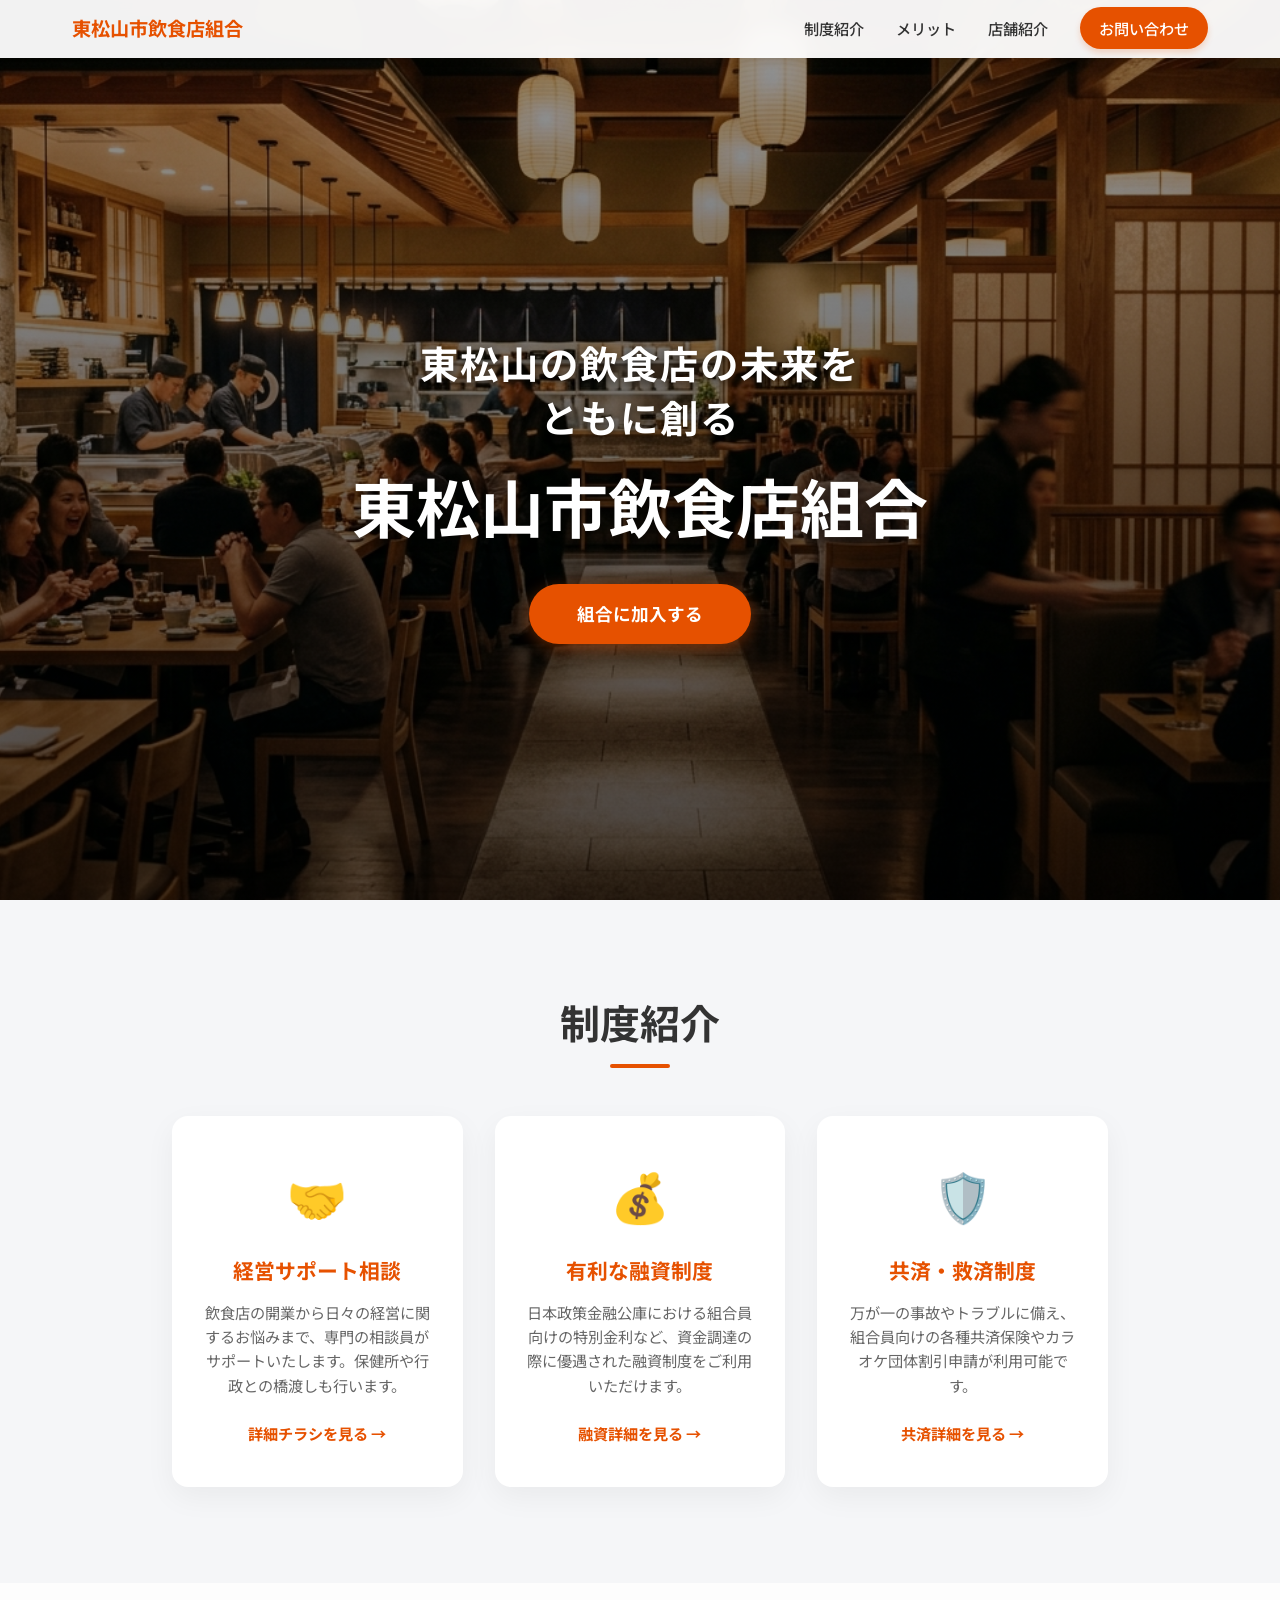
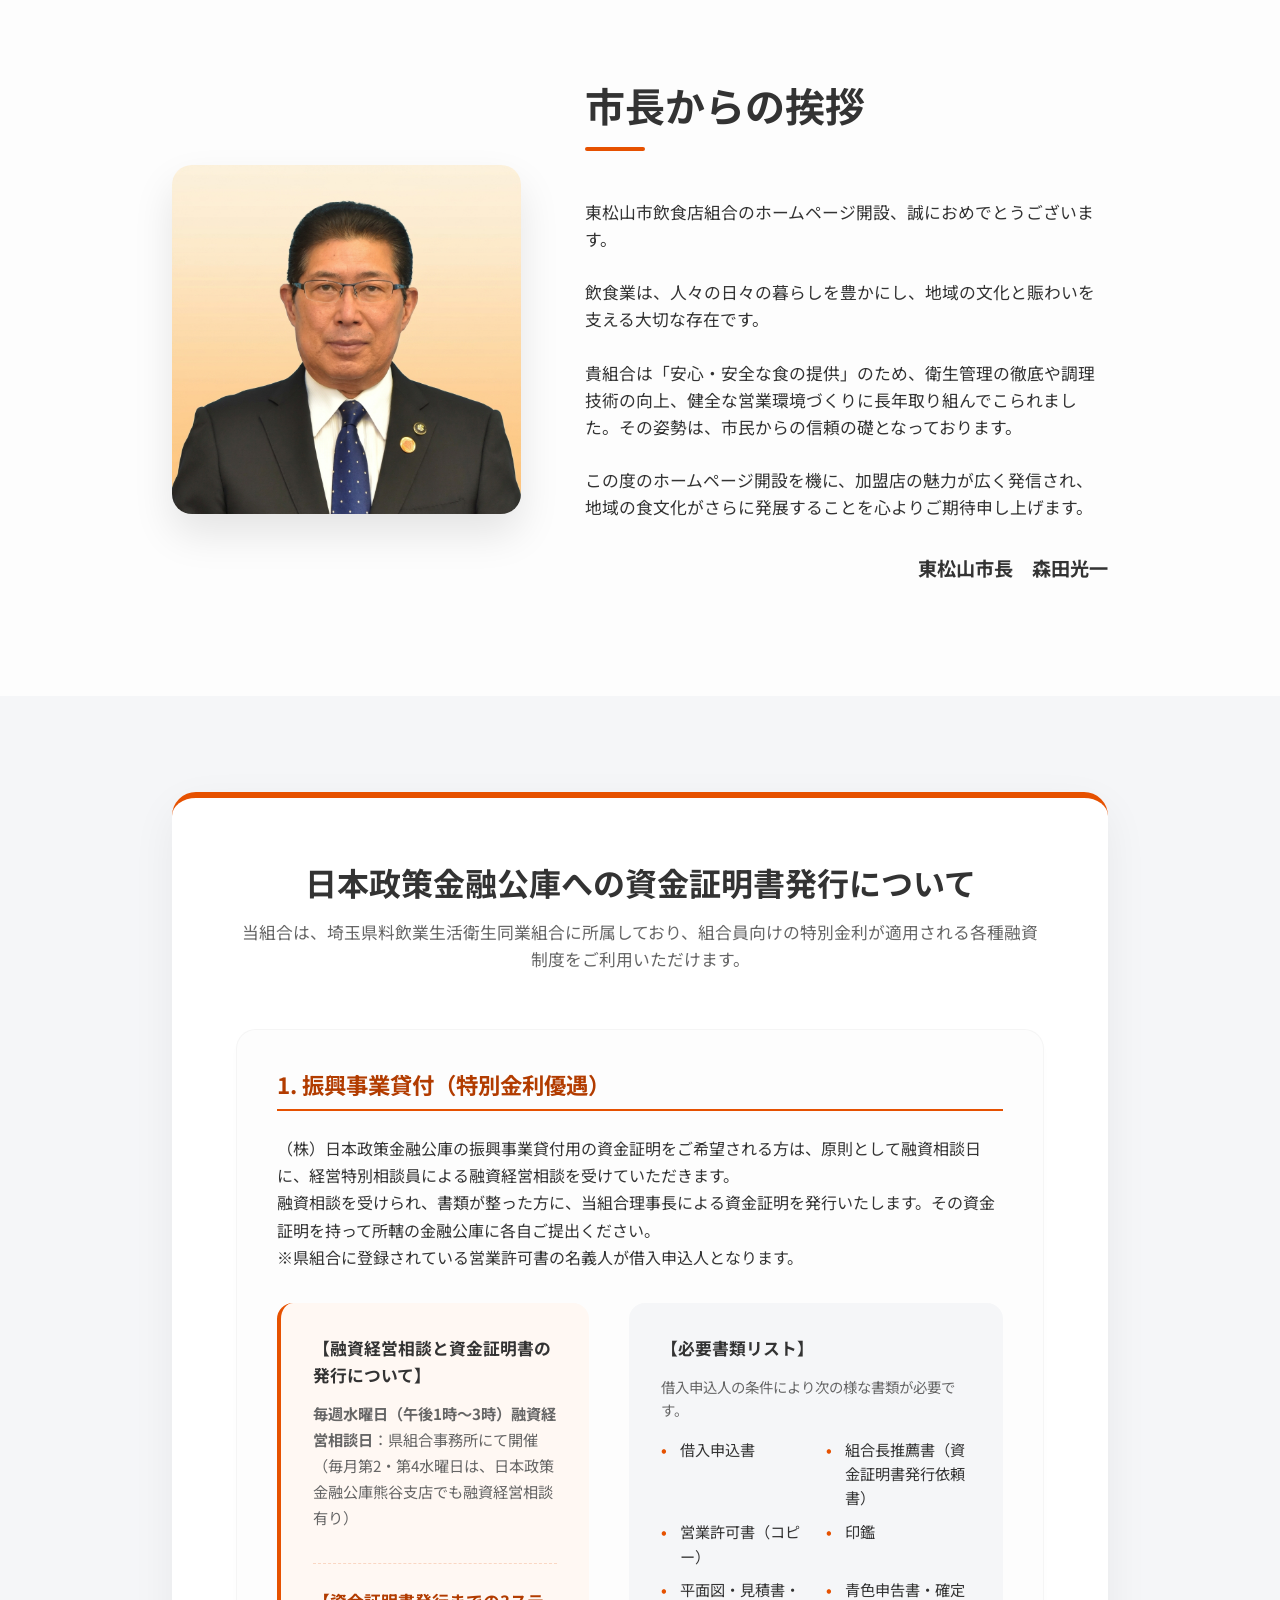
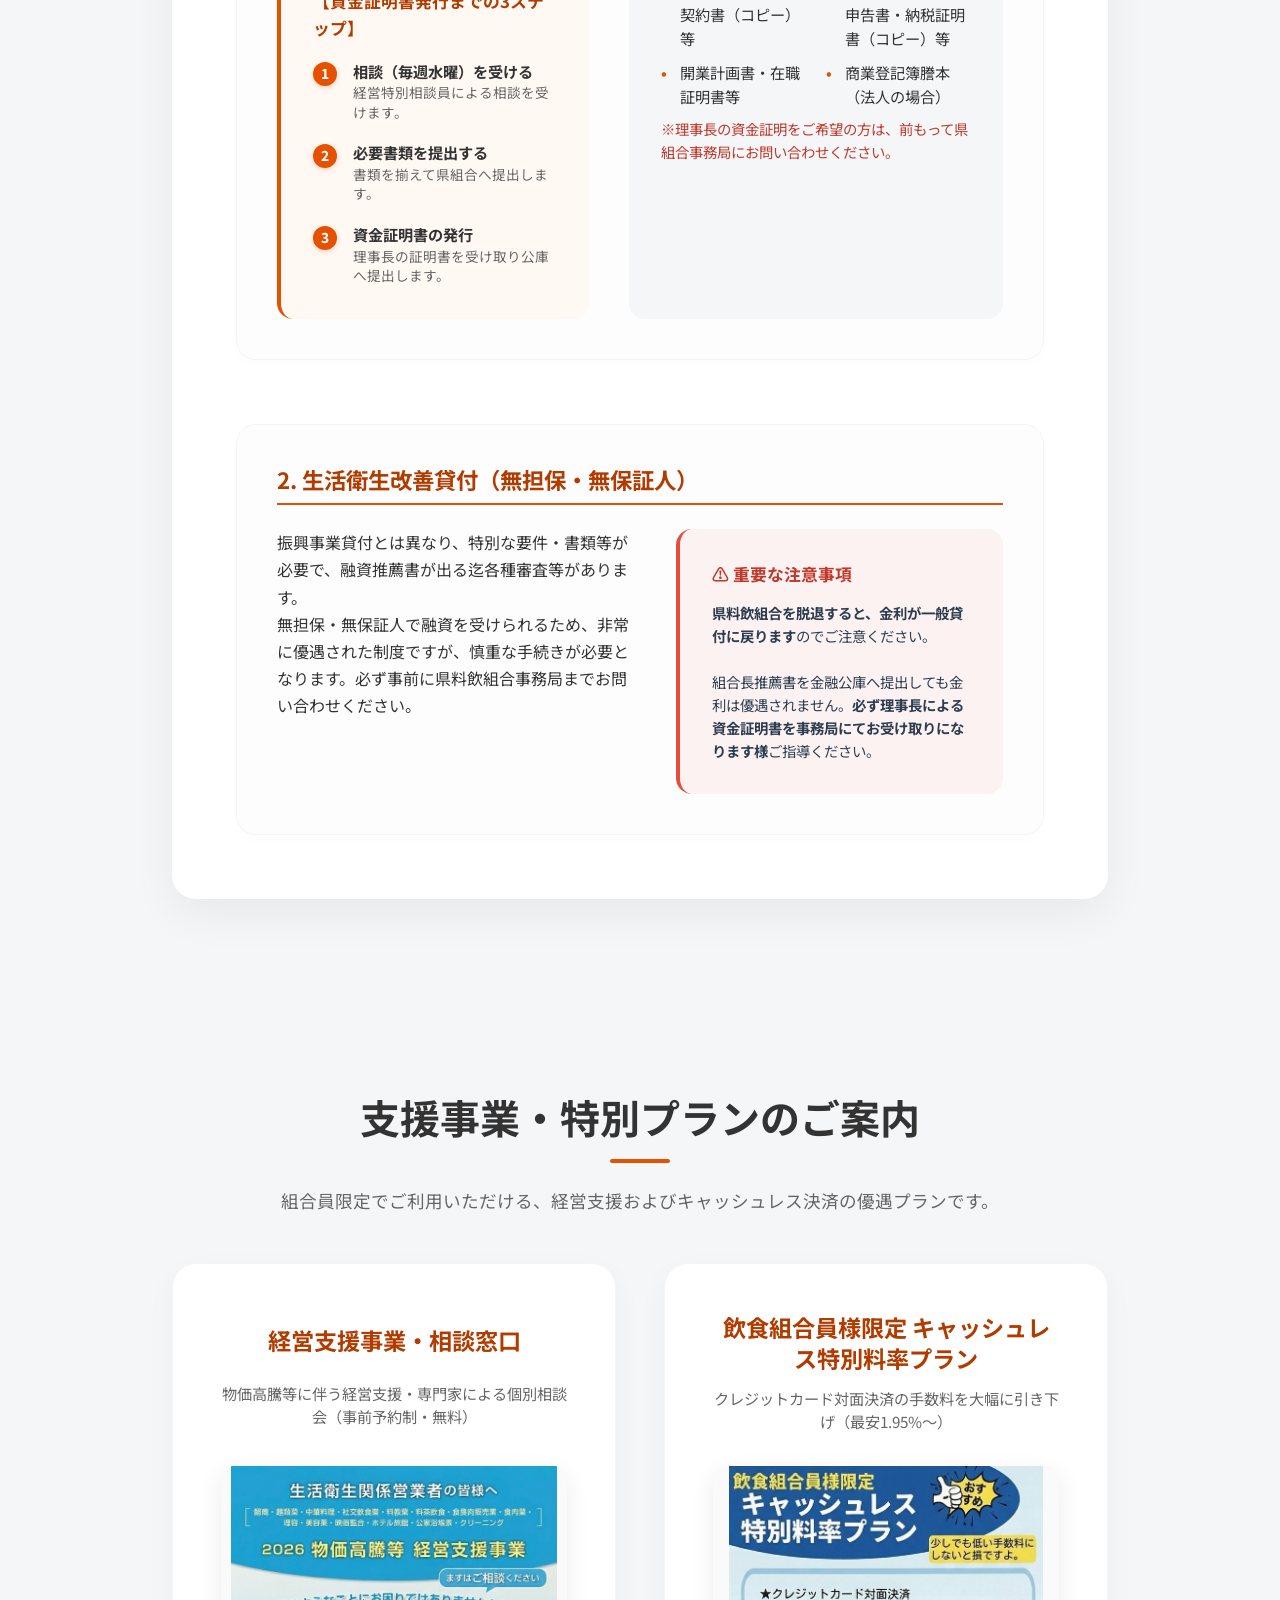
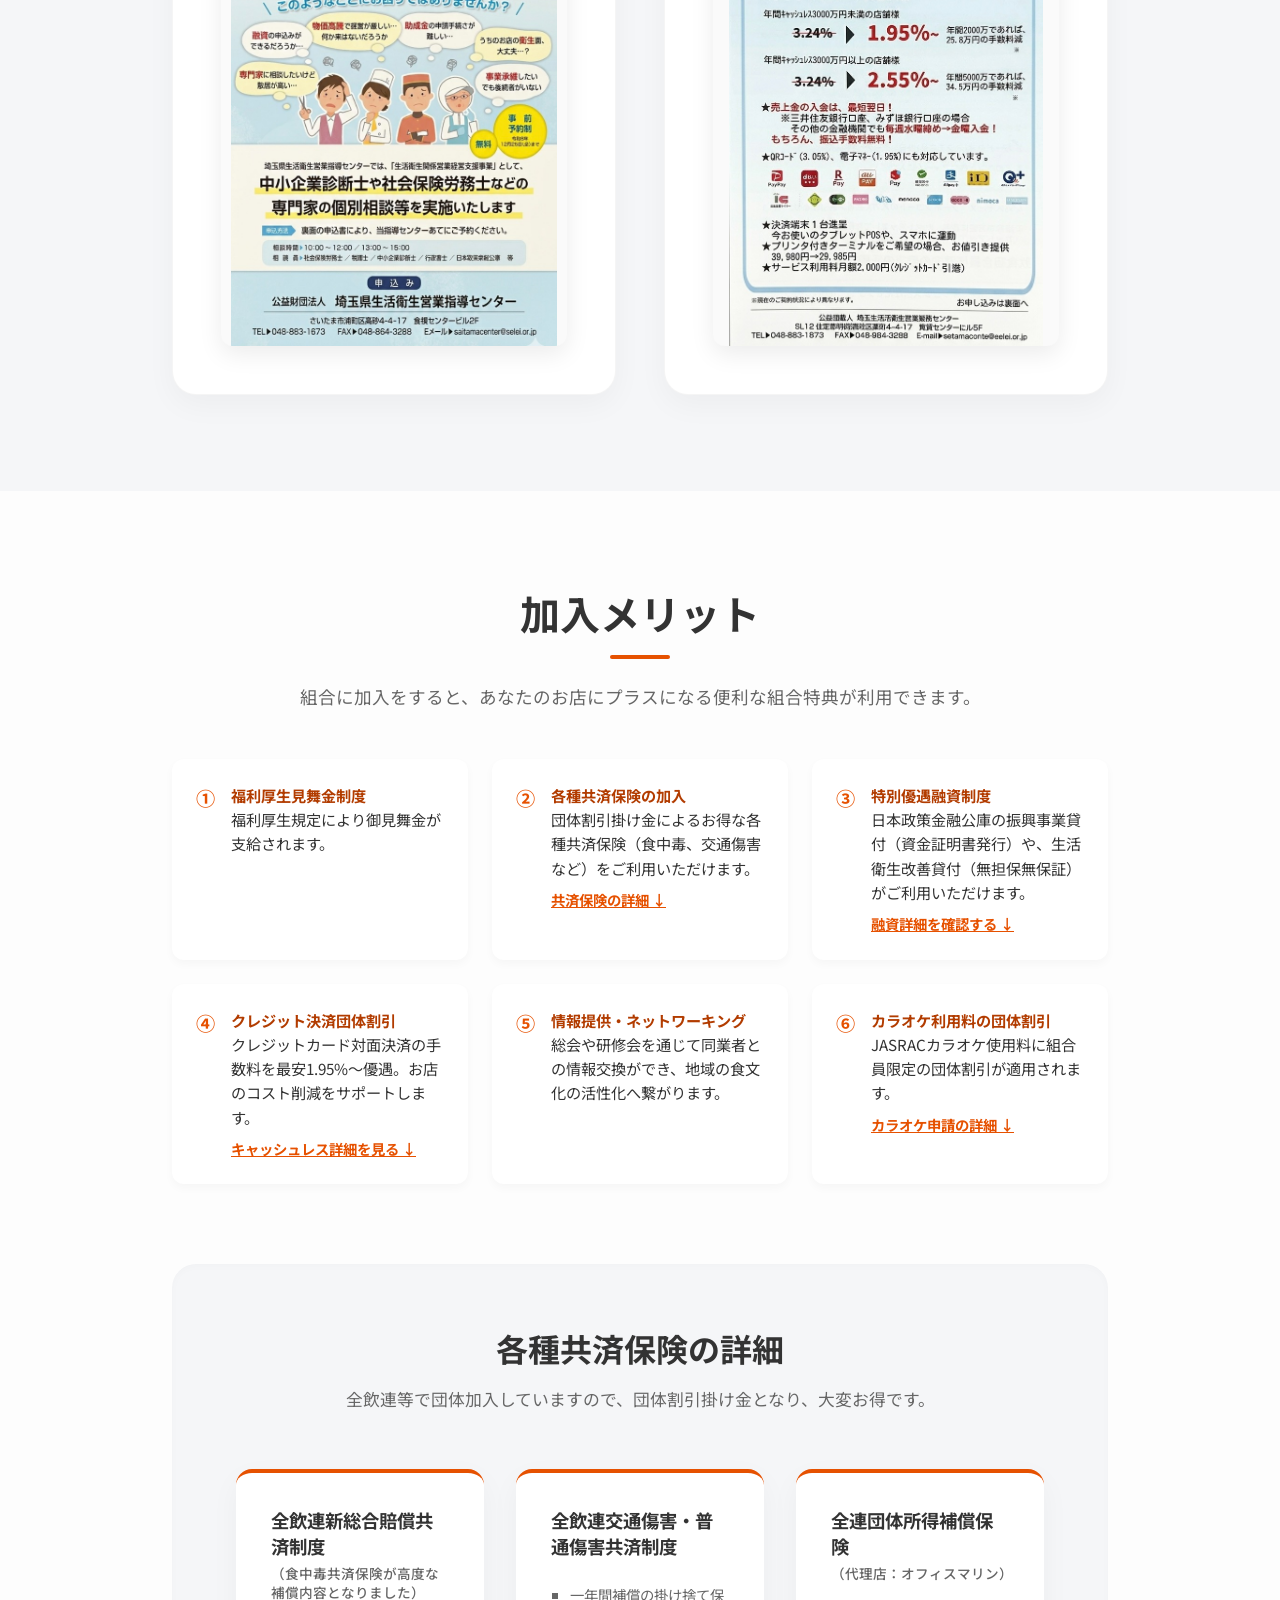
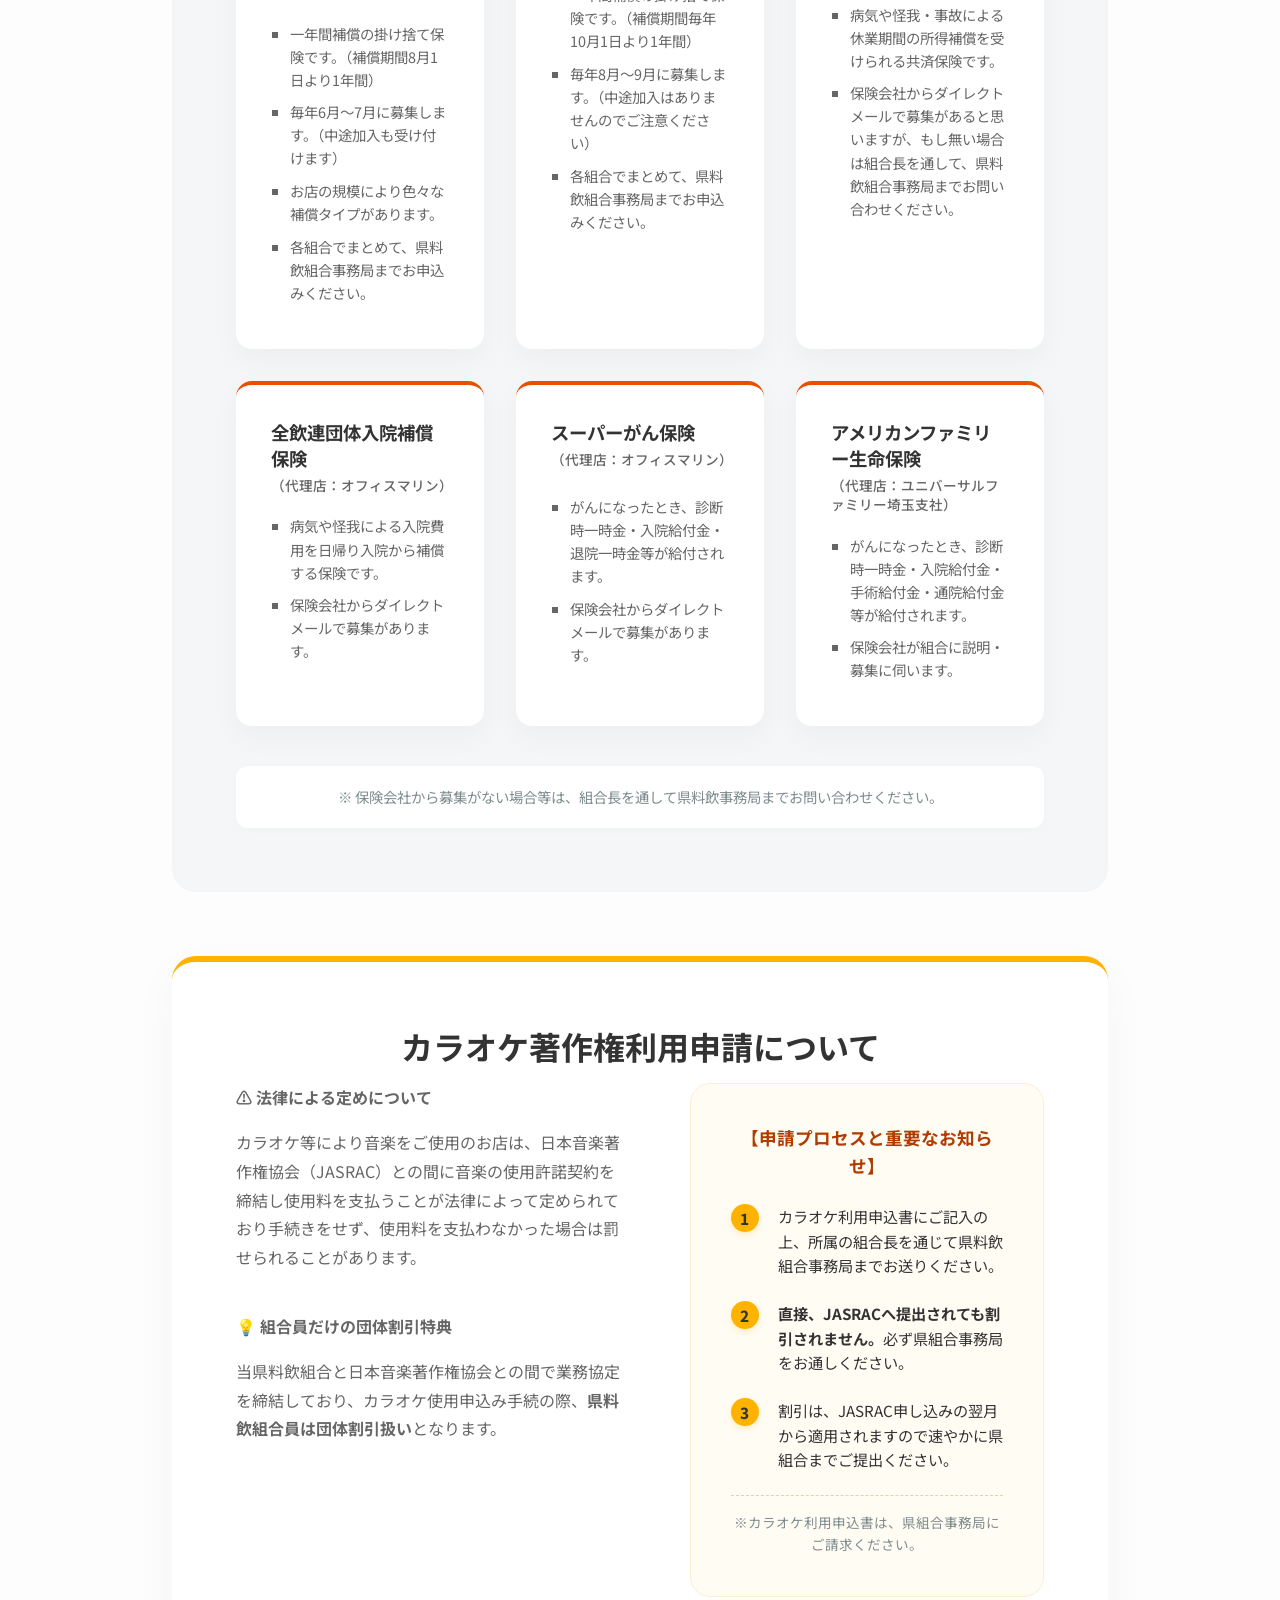
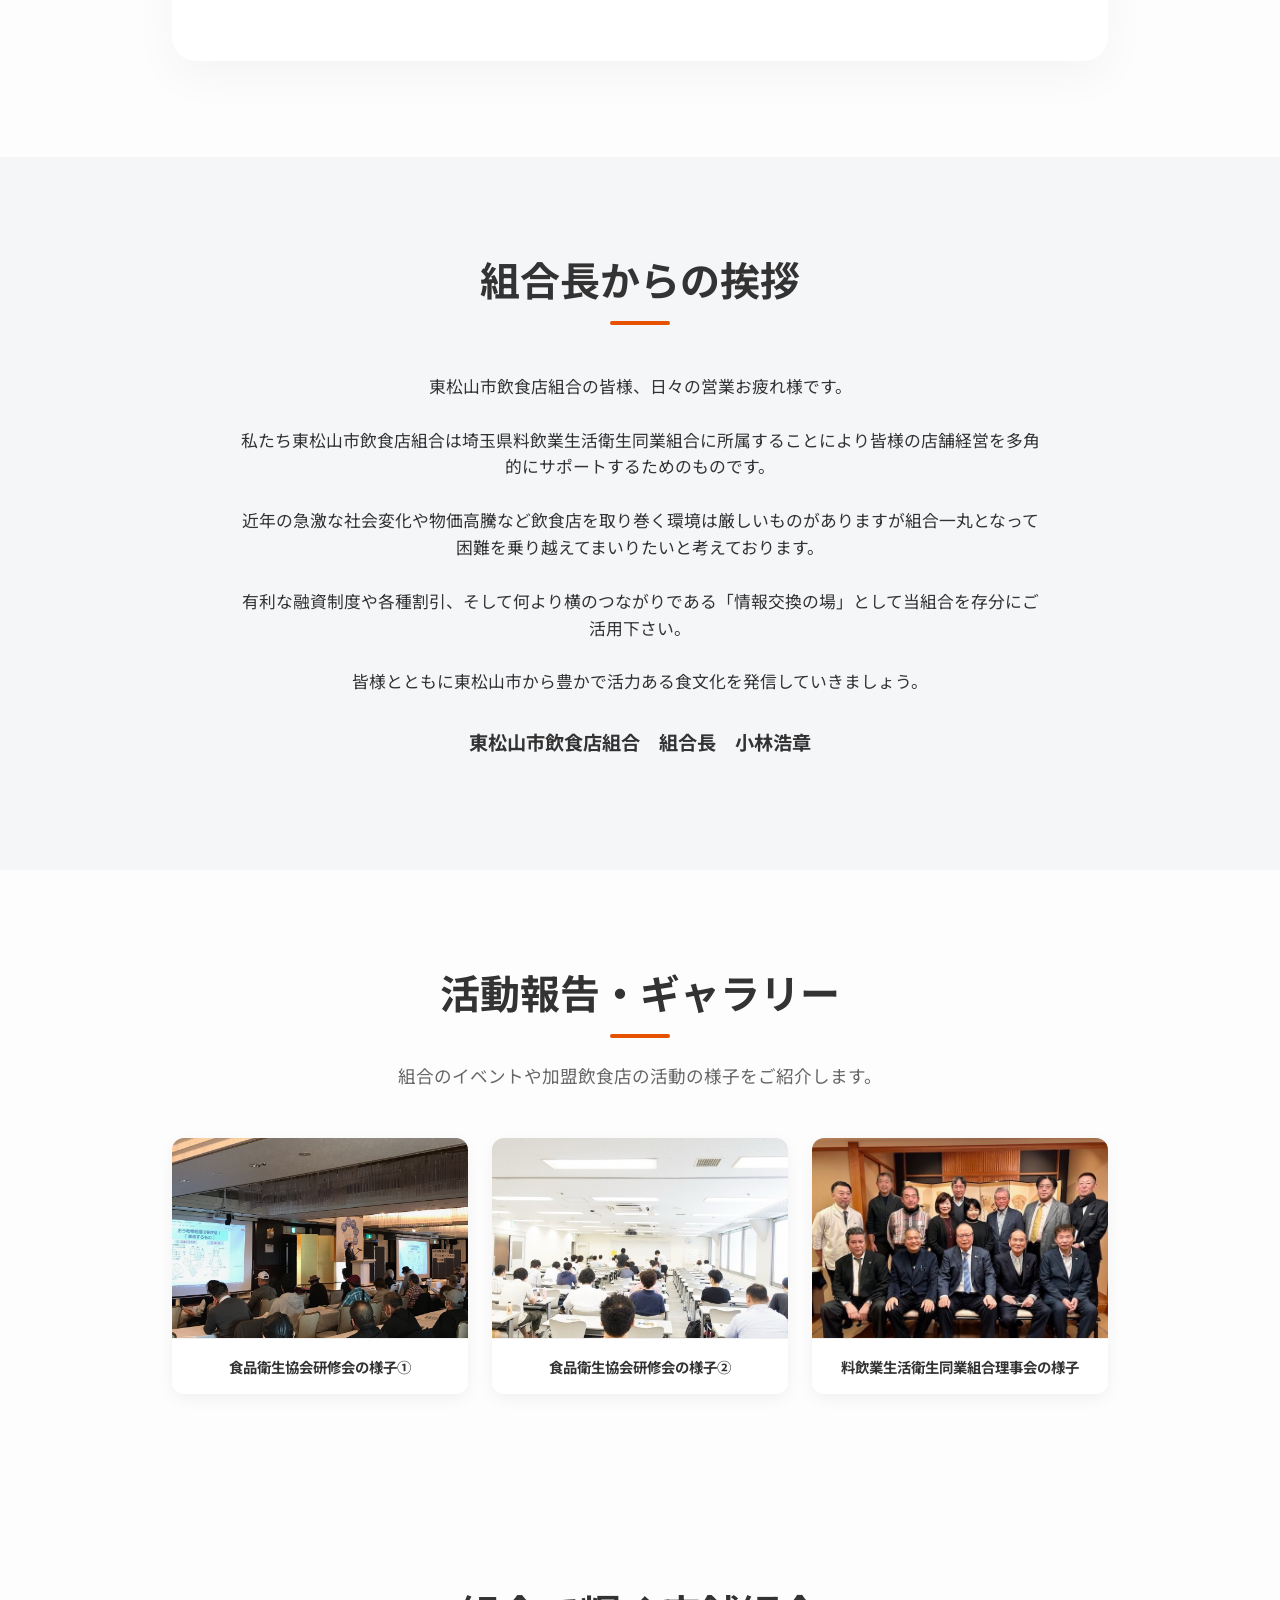
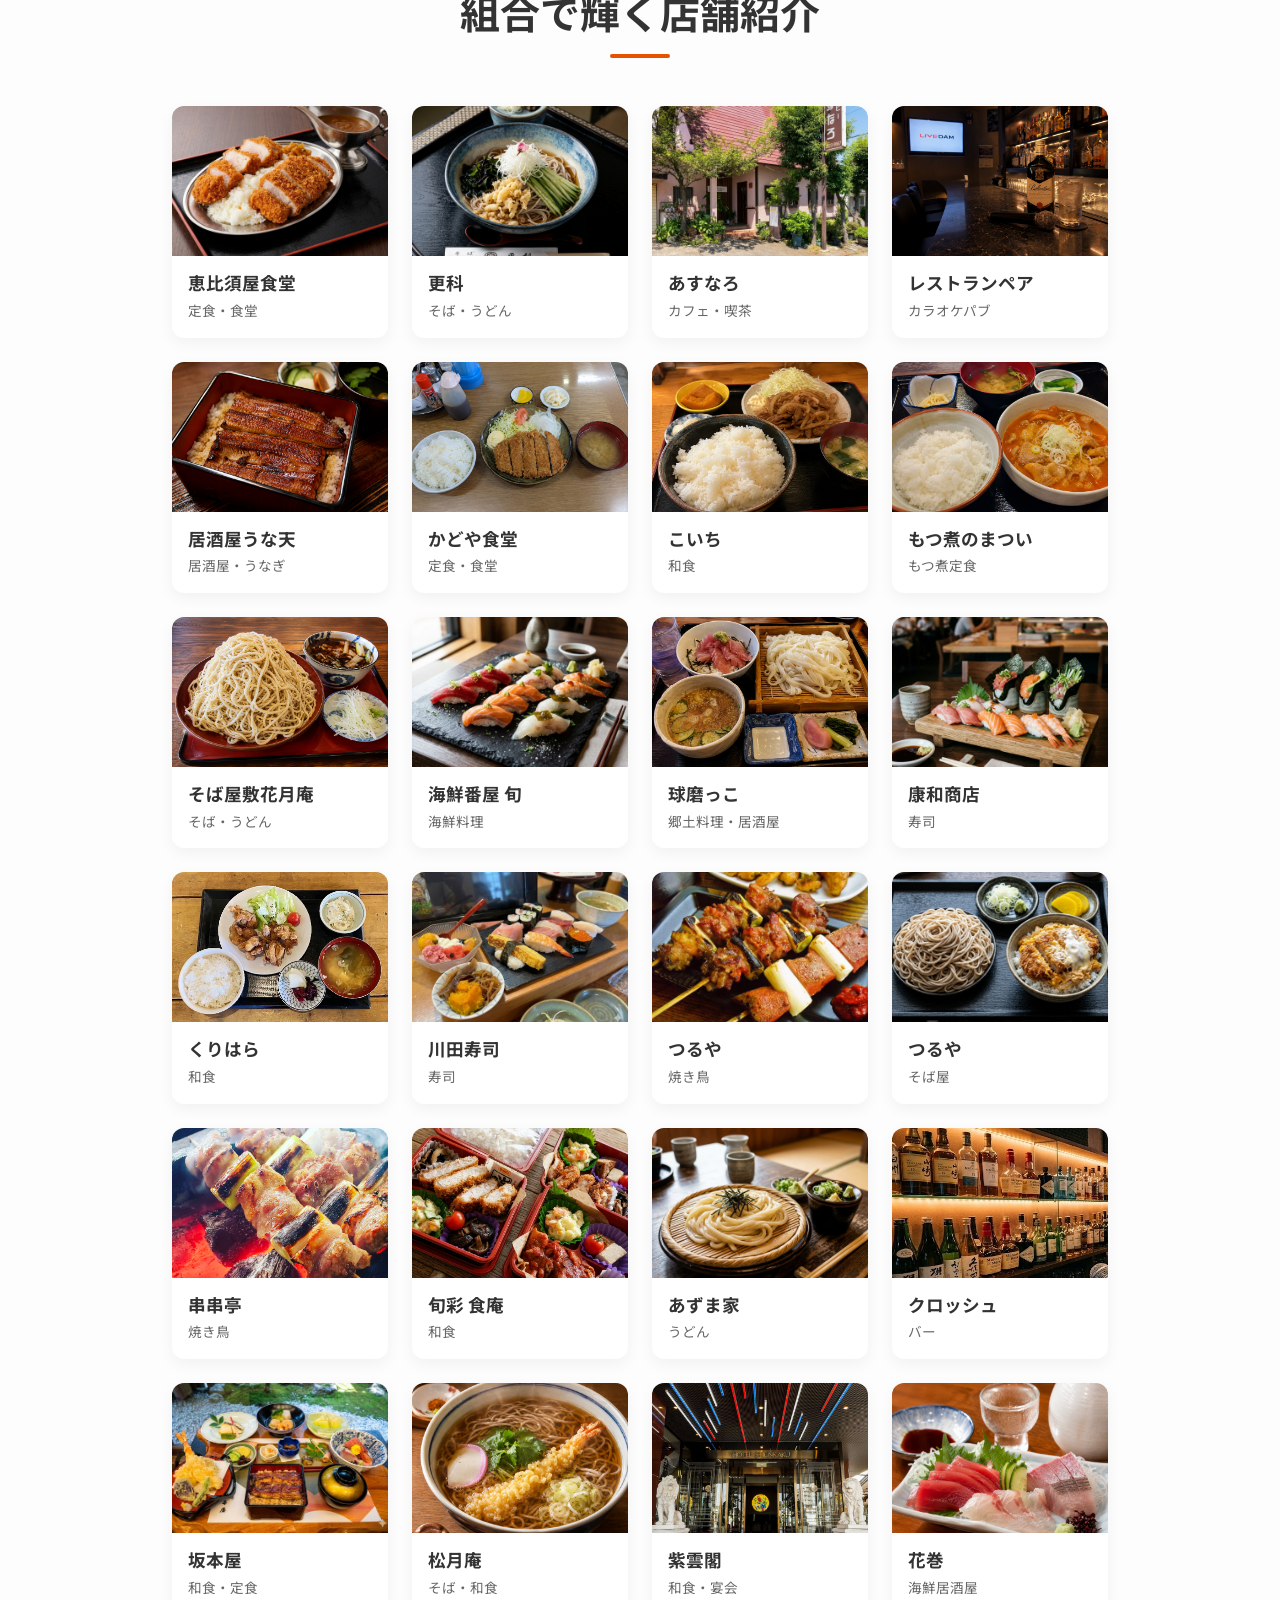
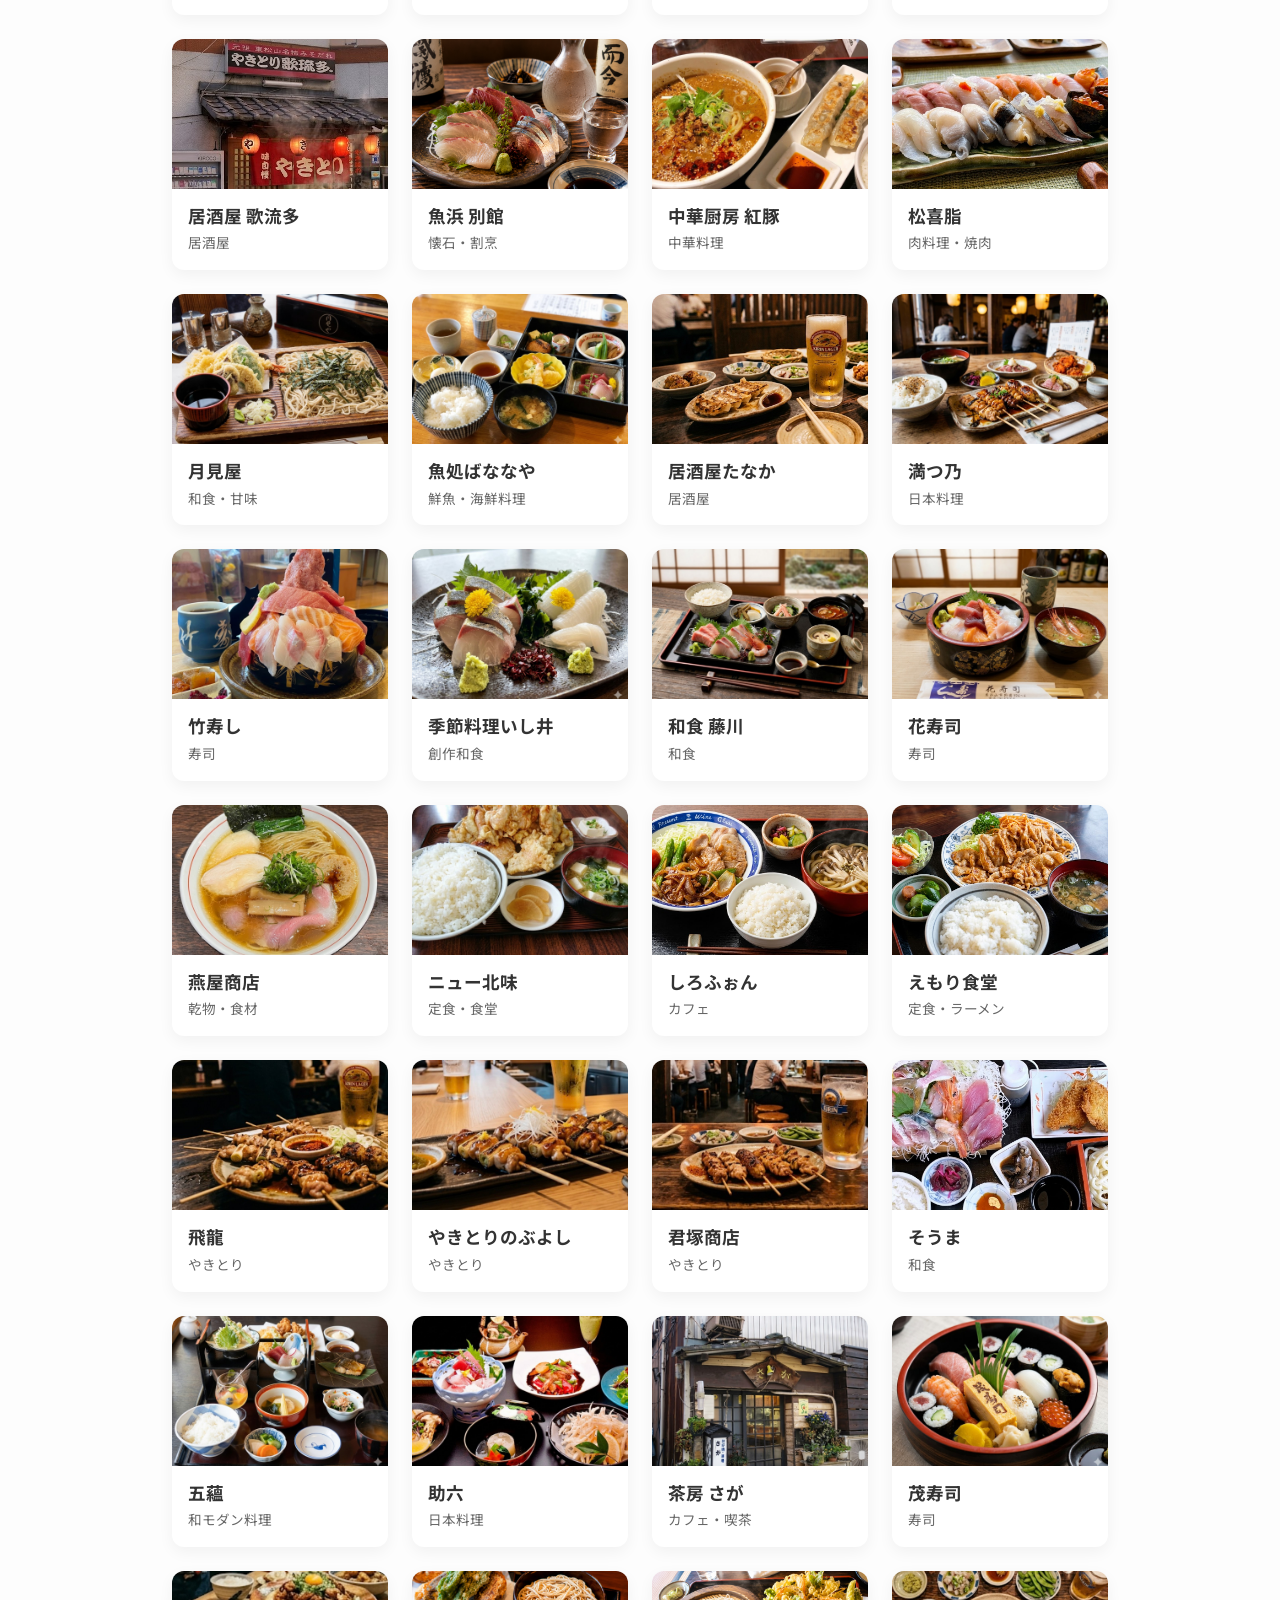
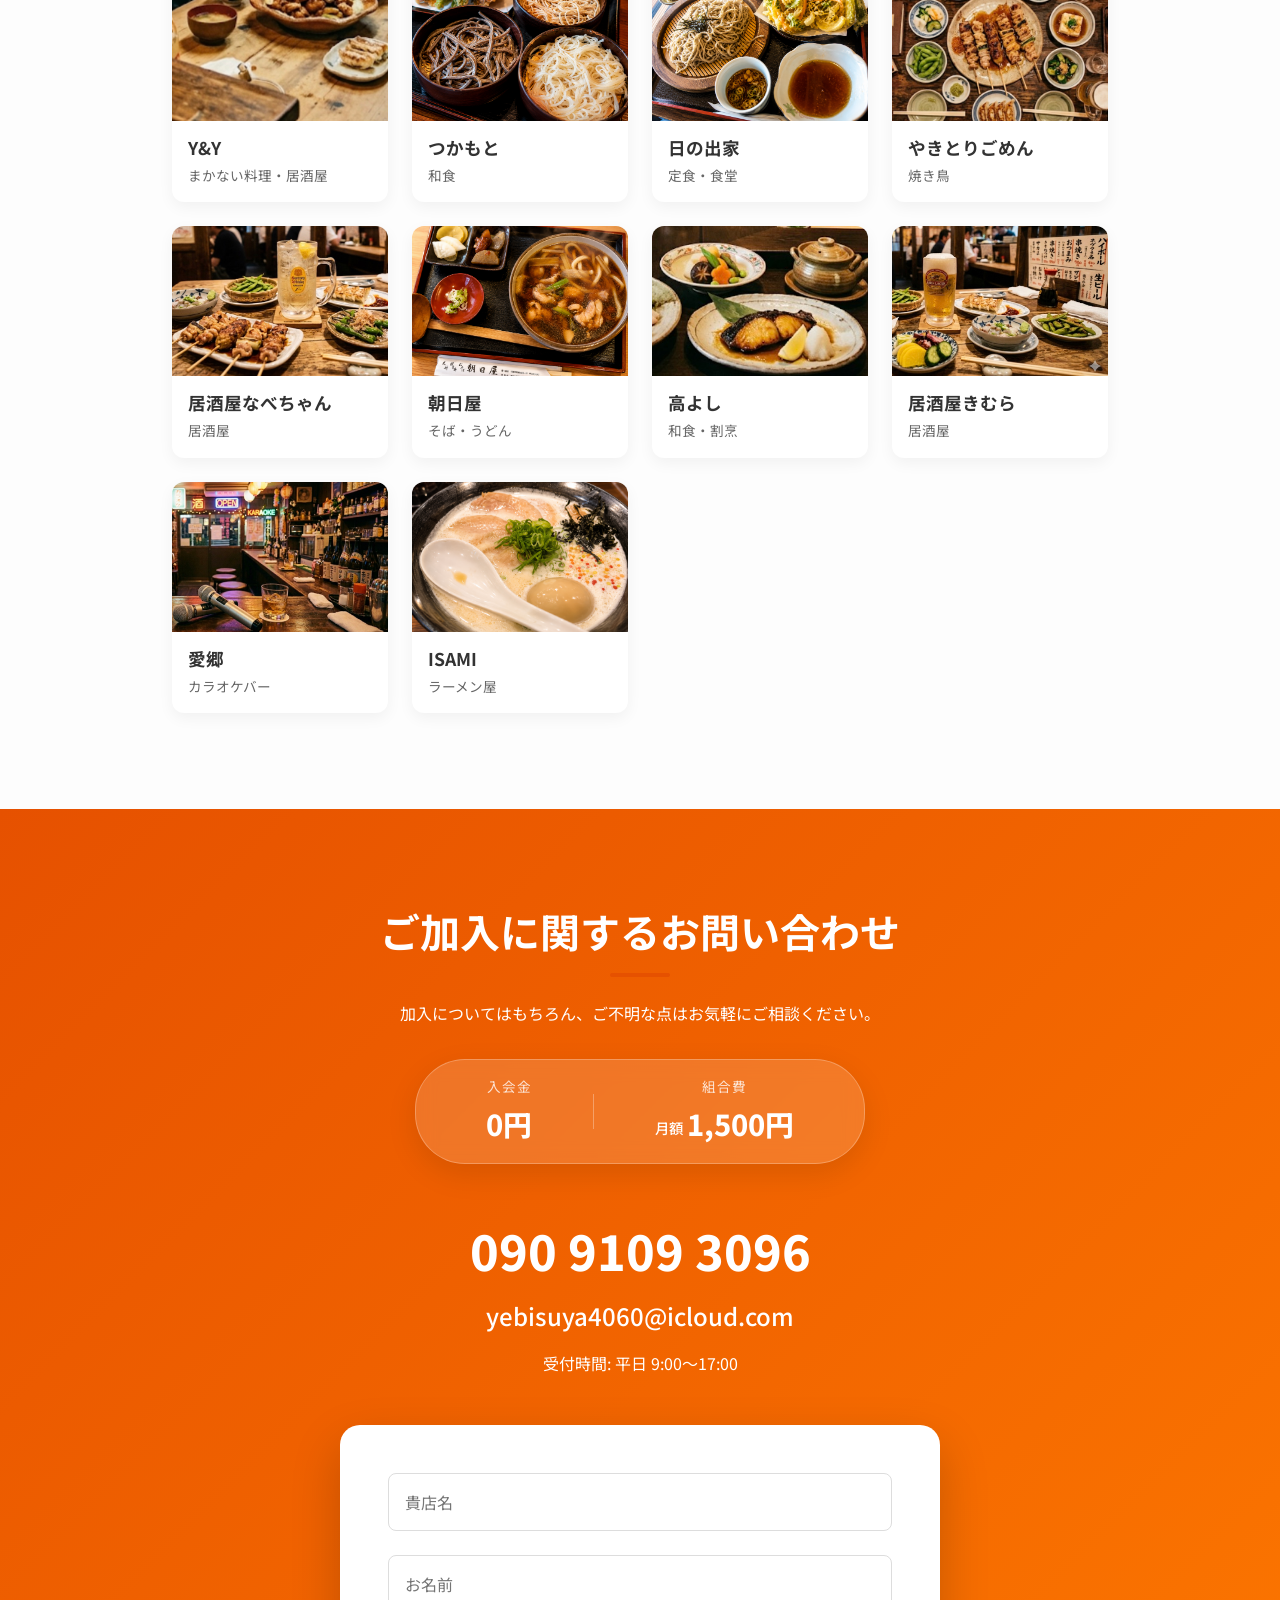
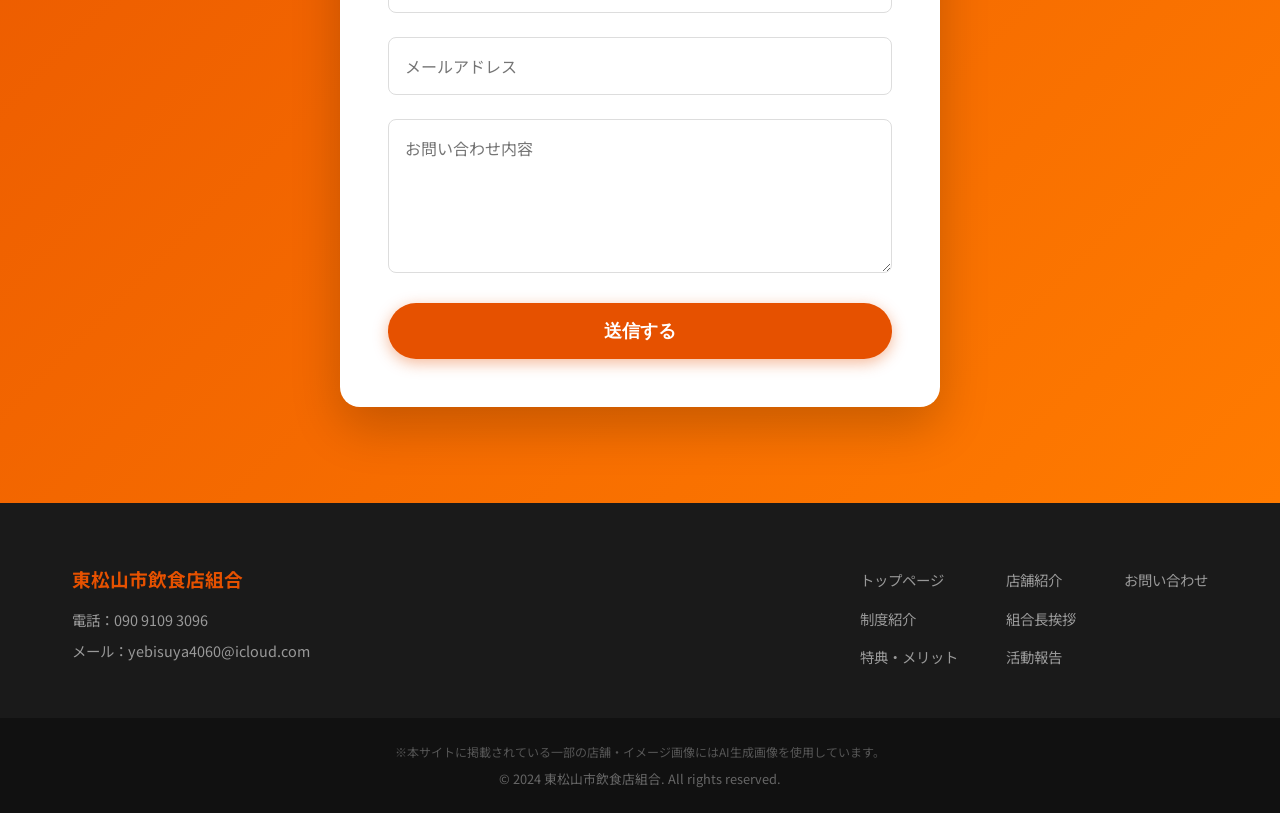
<file: index.html>
<!DOCTYPE html>
<html lang="ja">

<head>
    <meta charset="UTF-8">
    <meta name="viewport" content="width=device-width, initial-scale=1.0">
    <title>東松山市飲食店組合 | 飲食店をサポート</title>
     <title>東松山飲食店組合加盟店</title>

  <meta name="description"
        content="恵比須屋食堂は東松山飲食店組合加盟の食堂です。定食や地元の味を提供しています。">
    <meta name="description" content="東松山市内の飲食店開業から経営サポートまで、充実した制度とメリットであなたのお店をバックアップする「東松山市飲食店組合」の公式案内ページです。">
    <!-- Google Fonts -->
    <link rel="preconnect" href="https://fonts.googleapis.com">
    <link rel="preconnect" href="https://fonts.gstatic.com" crossorigin>
    <link
        href="https://fonts.googleapis.com/css2?family=Inter:wght@400;500;600&family=Noto+Sans+JP:wght@400;500;700&display=swap"
        rel="stylesheet">
    <link rel="stylesheet" href="style.css">
</head>

<body>
    <!-- ヘッダー / 目次 -->
    <header class="global-header">
        <div class="header-inner">
            <h1 class="logo">東松山市飲食店組合</h1>
            <nav class="global-nav">
                <ul>
                    <li><a href="#system">制度紹介</a></li>
                    <li><a href="#merit">メリット</a></li>
                    <li><a href="#shops">店舗紹介</a></li>
                    <li><a href="#contact" class="btn-nav">お問い合わせ</a></li>
                </ul>
            </nav>
            <div class="hamburger">
                <span></span><span></span><span></span>
            </div>
        </div>
    </header>

    <main>
        <!-- ヒーローセクション -->
        <section id="hero" class="hero fade-in-section">
            <!-- ヒーロー画像 (AI生成) -->
            <div class="hero-bg" style="background-image: url('assets/hero_restaurant.png');"></div>
            <div class="hero-content">
                <p class="hero-subtext">東松山の飲食店の未来を<br>ともに創る</p>
                <h2 class="hero-title">東松山市飲食店組合</h2>
                <a href="#contact" class="btn-primary">組合に加入する</a>
            </div>
        </section>
        <section id="system" class="section bg-light fade-in-section">
            <div class="section-inner">
                <h2 class="section-title">制度紹介</h2>
                <div class="system-grid">
                    <div class="system-card">
                        <div class="card-icon">🤝</div>
                        <h3>経営サポート相談</h3>
                        <p>飲食店の開業から日々の経営に関するお悩みまで、専門の相談員がサポートいたします。保健所や行政との橋渡しも行います。</p>
                        <a href="#blue001" class="btn-card-link">詳細チラシを見る &rarr;</a>
                    </div>
                    <div class="system-card">
                        <div class="card-icon">💰</div>
                        <h3>有利な融資制度</h3>
                        <p>日本政策金融公庫における組合員向けの特別金利など、資金調達の際に優遇された融資制度をご利用いただけます。</p>
                        <a href="#financing-detail" class="btn-card-link">融資詳細を見る &rarr;</a>
                    </div>
                    <div class="system-card">
                        <div class="card-icon">🛡️</div>
                        <h3>共済・救済制度</h3>
                        <p>万が一の事故やトラブルに備え、組合員向けの各種共済保険やカラオケ団体割引申請が利用可能です。</p>
                        <a href="#insurance-karaoke-detail" class="btn-card-link">共済詳細を見る &rarr;</a>
                    </div>
                </div>
            </div>
        </section>

        <!-- 市長からの挨拶 -->
        <section id="mayor-greeting" class="section fade-in-section">
            <div class="section-inner greeting-flex">
                <div class="greeting-image">
                    <img src="assets/morita001.png" alt="東松山市長 森田光一" />
                </div>
                <div class="greeting-content">
                    <h2 class="section-title left-align">市長からの挨拶</h2>
                    <p>東松山市飲食店組合のホームページ開設、誠におめでとうございます。<br><br>
                    飲食業は、人々の日々の暮らしを豊かにし、地域の文化と賑わいを支える大切な存在です。<br><br>
                    貴組合は「安心・安全な食の提供」のため、衛生管理の徹底や調理技術の向上、健全な営業環境づくりに長年取り組んでこられました。その姿勢は、市民からの信頼の礎となっております。<br><br>
                    この度のホームページ開設を機に、加盟店の魅力が広く発信され、地域の食文化がさらに発展することを心よりご期待申し上げます。</p>
                    <p class="sign">東松山市長　森田光一</p>
                </div>
            </div>
        </section>

        <!-- 詳細な融資制度のご案内 -->
        <section id="financing" class="section bg-light fade-in-section">
            <div class="section-inner">
                <div id="financing-detail" class="financing-detail-box" style="margin-top: 0;">
                    <h3 class="financing-title">日本政策金融公庫への資金証明書発行について</h3>
                    <p class="financing-intro">当組合は、埼玉県料飲業生活衛生同業組合に所属しており、組合員向けの特別金利が適用される各種融資制度をご利用いただけます。</p>
                    
                    <div class="financing-vertical-stack">
                        <!-- 1. 振興事業貸付 -->
                        <div class="financing-section-block">
                            <h4>1. 振興事業貸付（特別金利優遇）</h4>
                            <p class="block-desc">（株）日本政策金融公庫の振興事業貸付用の資金証明をご希望される方は、原則として融資相談日に、経営特別相談員による融資経営相談を受けていただきます。<br>
                            融資相談を受けられ、書類が整った方に、当組合理事長による資金証明を発行いたします。その資金証明を持って所轄の金融公庫に各自ご提出ください。<br>
                            ※県組合に登録されている営業許可書の名義人が借入申込人となります。</p>
                            
                            <div class="financing-sub-grid">
                                <div class="consultation-info">
                                    <h5>【融資経営相談と資金証明書の発行について】</h5>
                                    <p><strong>毎週水曜日（午後1時～3時）融資経営相談日</strong>：県組合事務所にて開催<br>
                                    （毎月第2・第4水曜日は、日本政策金融公庫熊谷支店でも融資経営相談有り）</p>
                                    
                                    <div class="timeline-steps">
                                        <h5>【資金証明書発行までの3ステップ】</h5>
                                        <div class="timeline-item">
                                            <span class="timeline-num">1</span>
                                            <div class="timeline-text">
                                                <p><strong>相談（毎週水曜）を受ける</strong></p>
                                                <p class="timeline-desc">経営特別相談員による相談を受けます。</p>
                                            </div>
                                        </div>
                                        <div class="timeline-item">
                                            <span class="timeline-num">2</span>
                                            <div class="timeline-text">
                                                <p><strong>必要書類を提出する</strong></p>
                                                <p class="timeline-desc">書類を揃えて県組合へ提出します。</p>
                                            </div>
                                        </div>
                                        <div class="timeline-item">
                                            <span class="timeline-num">3</span>
                                            <div class="timeline-text">
                                                <p><strong>資金証明書の発行</strong></p>
                                                <p class="timeline-desc">理事長の証明書を受け取り公庫へ提出します。</p>
                                            </div>
                                        </div>
                                    </div>
                                </div>
                                
                                <div class="docs-list">
                                    <h5>【必要書類リスト】</h5>
                                    <p class="docs-sub">借入申込人の条件により次の様な書類が必要です。</p>
                                    <ul>
                                        <li>借入申込書</li>
                                        <li>組合長推薦書（資金証明書発行依頼書）</li>
                                        <li>営業許可書（コピー）</li>
                                        <li>印鑑</li>
                                        <li>平面図・見積書・契約書（コピー）等</li>
                                        <li>青色申告書・確定申告書・納税証明書（コピー）等</li>
                                        <li>開業計画書・在職証明書等</li>
                                        <li>商業登記簿謄本（法人の場合）</li>
                                    </ul>
                                    <p class="docs-note">※理事長の資金証明をご希望の方は、前もって県組合事務局にお問い合わせください。</p>
                                </div>
                            </div>
                        </div>
                        
                        <!-- 2. 生活衛生改善貸付 -->
                        <div class="financing-section-block">
                            <h4>2. 生活衛生改善貸付（無担保・無保証人）</h4>
                            <div class="financing-sub-grid-2">
                                <div class="financing-desc-block">
                                    <p class="block-desc">振興事業貸付とは異なり、特別な要件・書類等が必要で、融資推薦書が出る迄各種審査等があります。<br>
                                    無担保・無保証人で融資を受けられるため、非常に優遇された制度ですが、慎重な手続きが必要となります。必ず事前に県料飲組合事務局までお問い合わせください。</p>
                                </div>
                                
                                <div class="warning-box">
                                    <h5>⚠️ 重要な注意事項</h5>
                                    <p><strong>県料飲組合を脱退すると、金利が一般貸付に戻ります</strong>のでご注意ください。<br><br>
                                    組合長推薦書を金融公庫へ提出しても金利は優遇されません。<strong>必ず理事長による資金証明書を事務局にてお受け取りになります様</strong>ご指導ください。</p>
                                </div>
                            </div>
                        </div>
                    </div>
                </div>
            </div>
        </section>

        <!-- 特設案内チラシ -->
        <section id="flyers" class="section bg-light fade-in-section">
            <div class="section-inner">
                <h2 class="section-title">支援事業・特別プランのご案内</h2>
                <p class="section-desc">組合員限定でご利用いただける、経営支援およびキャッシュレス決済の優遇プランです。</p>
                
                <div class="flyers-grid">
                    <div id="blue001" class="flyer-card">
                        <h3>経営支援事業・相談窓口</h3>
                        <p class="flyer-sub">物価高騰等に伴う経営支援・専門家による個別相談会（事前予約制・無料）</p>
                        <div class="flyer-img-wrap">
                            <img src="assets/blue001.jpg" alt="経営支援事業チラシ">
                        </div>
                    </div>
                    
                    <div id="blue002" class="flyer-card">
                        <h3>飲食組合員様限定 キャッシュレス特別料率プラン</h3>
                        <p class="flyer-sub">クレジットカード対面決済の手数料を大幅に引き下げ（最安1.95%〜）</p>
                        <div class="flyer-img-wrap">
                            <img src="assets/blue002.jpg" alt="キャッシュレス特別料率プランチラシ">
                        </div>
                    </div>
                </div>
            </div>
        </section>

        <!-- 加入メリット -->
        <section id="merit" class="section fade-in-section">
            <div class="section-inner">
                <h2 class="section-title white-bg">加入メリット</h2>
                <p class="section-desc">組合に加入をすると、あなたのお店にプラスになる便利な組合特典が利用できます。</p>

                <div class="welfare-list">
                    <div class="welfare-item">
                        <span class="welfare-num">①</span>
                        <p><strong>福利厚生見舞金制度</strong><br>福利厚生規定により御見舞金が支給されます。</p>
                    </div>
                    <div class="welfare-item">
                        <span class="welfare-num">②</span>
                        <p><strong>各種共済保険の加入</strong><br>団体割引掛け金によるお得な各種共済保険（食中毒、交通傷害など）をご利用いただけます。<br>
                        <a href="#insurance-karaoke-detail" class="btn-text-link">共済保険の詳細 &darr;</a></p>
                    </div>
                    <div class="welfare-item">
                        <span class="welfare-num">③</span>
                        <p><strong>特別優遇融資制度</strong><br>日本政策金融公庫の振興事業貸付（資金証明書発行）や、生活衛生改善貸付（無担保無保証）がご利用いただけます。<br><a href="#financing-detail" class="btn-text-link">融資詳細を確認する &darr;</a></p>
                    </div>
                    <div class="welfare-item">
                        <span class="welfare-num">④</span>
                        <p><strong>クレジット決済団体割引</strong><br>クレジットカード対面決済の手数料を最安1.95%〜優遇。お店のコスト削減をサポートします。<br><a href="#blue002" class="btn-text-link">キャッシュレス詳細を見る &darr;</a></p>
                    </div>
                    <div class="welfare-item">
                        <span class="welfare-num">⑤</span>
                        <p><strong>情報提供・ネットワーキング</strong><br>総会や研修会を通じて同業者との情報交換ができ、地域の食文化の活性化へ繋がります。</p>
                    </div>
                    <div class="welfare-item">
                        <span class="welfare-num">⑥</span>
                        <p><strong>カラオケ利用料の団体割引</strong><br>JASRACカラオケ使用料に組合員限定の団体割引が適用されます。<br>
                        <a href="#karaoke-detail" class="btn-text-link">カラオケ申請の詳細 &darr;</a></p>
                    </div>
                </div>

                <!-- 共済保険の詳細 -->
                <div id="insurance-karaoke-detail" class="insurance-detail-box">
                    <h3 class="detail-title">各種共済保険の詳細</h3>
                    <p class="detail-intro">全飲連等で団体加入していますので、団体割引掛け金となり、大変お得です。</p>
                    
                    <div class="insurance-grid-3">
                        <div class="insurance-card">
                            <h5>全飲連新総合賠償共済制度<br><span class="sub-title">（食中毒共済保険が高度な補償内容となりました）</span></h5>
                            <ul>
                                <li>一年間補償の掛け捨て保険です。（補償期間8月1日より1年間）</li>
                                <li>毎年6月～7月に募集します。（中途加入も受け付けます）</li>
                                <li>お店の規模により色々な補償タイプがあります。</li>
                                <li>各組合でまとめて、県料飲組合事務局までお申込みください。</li>
                            </ul>
                        </div>
                        
                        <div class="insurance-card">
                            <h5>全飲連交通傷害・普通傷害共済制度</h5>
                            <ul>
                                <li>一年間補償の掛け捨て保険です。（補償期間毎年10月1日より1年間）</li>
                                <li>毎年8月～9月に募集します。（中途加入はありませんのでご注意ください）</li>
                                <li>各組合でまとめて、県料飲組合事務局までお申込みください。</li>
                            </ul>
                        </div>

                        <div class="insurance-card">
                            <h5>全連団体所得補償保険<br><span class="sub-title">（代理店：オフィスマリン）</span></h5>
                            <ul>
                                <li>病気や怪我・事故による休業期間の所得補償を受けられる共済保険です。</li>
                                <li>保険会社からダイレクトメールで募集があると思いますが、もし無い場合は組合長を通して、県料飲組合事務局までお問い合わせください。</li>
                            </ul>
                        </div>

                        <div class="insurance-card">
                            <h5>全飲連団体入院補償保険<br><span class="sub-title">（代理店：オフィスマリン）</span></h5>
                            <ul>
                                <li>病気や怪我による入院費用を日帰り入院から補償する保険です。</li>
                                <li>保険会社からダイレクトメールで募集があります。</li>
                            </ul>
                        </div>

                        <div class="insurance-card">
                            <h5>スーパーがん保険<br><span class="sub-title">（代理店：オフィスマリン）</span></h5>
                            <ul>
                                <li>がんになったとき、診断時一時金・入院給付金・退院一時金等が給付されます。</li>
                                <li>保険会社からダイレクトメールで募集があります。</li>
                            </ul>
                        </div>

                        <div class="insurance-card">
                            <h5>アメリカンファミリー生命保険<br><span class="sub-title">（代理店：ユニバーサルファミリー埼玉支社）</span></h5>
                            <ul>
                                <li>がんになったとき、診断時一時金・入院給付金・手術給付金・通院給付金等が給付されます。</li>
                                <li>保険会社が組合に説明・募集に伺います。</li>
                            </ul>
                        </div>
                    </div>
                    <p class="insurance-note">※ 保険会社から募集がない場合等は、組合長を通して県料飲事務局までお問い合わせください。</p>
                </div>

                <!-- カラオケ著作権利用申請の詳細 -->
                <div id="karaoke-detail" class="karaoke-detail-box">
                    <h3 class="detail-title">カラオケ著作権利用申請について</h3>
                    
                    <div class="karaoke-content-block">
                        <div class="karaoke-text-section">
                            <p class="karaoke-alert-text">⚠️ 法律による定めについて</p>
                            <p>カラオケ等により音楽をご使用のお店は、日本音楽著作権協会（JASRAC）との間に音楽の使用許諾契約を締結し使用料を支払うことが法律によって定められており手続きをせず、使用料を支払わなかった場合は罰せられることがあります。</p>
                            
                            <p class="karaoke-highlight-text">💡 組合員だけの団体割引特典</p>
                            <p>当県料飲組合と日本音楽著作権協会との間で業務協定を締結しており、カラオケ使用申込み手続の際、<strong>県料飲組合員は団体割引扱い</strong>となります。</p>
                        </div>
                        
                        <div class="karaoke-process-section">
                            <h5>【申請プロセスと重要なお知らせ】</h5>
                            <ul class="process-steps">
                                <li>
                                    <span class="step-num">1</span>
                                    <p>カラオケ利用申込書にご記入の上、所属の組合長を通じて県料飲組合事務局までお送りください。</p>
                                </li>
                                <li>
                                    <span class="step-num">2</span>
                                    <p><strong>直接、JASRACへ提出されても割引されません。</strong>必ず県組合事務局をお通しください。</p>
                                </li>
                                <li>
                                    <span class="step-num">3</span>
                                    <p>割引は、JASRAC申し込みの翌月から適用されますので速やかに県組合までご提出ください。</p>
                                </li>
                            </ul>
                            <p class="karaoke-note">※カラオケ利用申込書は、県組合事務局にご請求ください。</p>
                        </div>
                    </div>
                </div>
            </div>
        </section>

        <!-- 組合長挨拶 -->
        <section id="greeting" class="section bg-light fade-in-section">
            <div class="section-inner">
                <div class="greeting-content full-width">
                    <h2 class="section-title">組合長からの挨拶</h2>
                    <p>東松山市飲食店組合の皆様、日々の営業お疲れ様です。<br><br>
                    私たち東松山市飲食店組合は埼玉県料飲業生活衛生同業組合に所属することにより皆様の店舗経営を多角的にサポートするためのものです。<br><br>
                    近年の急激な社会変化や物価高騰など飲食店を取り巻く環境は厳しいものがありますが組合一丸となって困難を乗り越えてまいりたいと考えております。<br><br>
                    有利な融資制度や各種割引、そして何より横のつながりである「情報交換の場」として当組合を存分にご活用下さい。<br><br>
                    皆様とともに東松山市から豊かで活力ある食文化を発信していきましょう。</p>
                    <p class="sign">東松山市飲食店組合　組合長　小林浩章</p>
                </div>
            </div>
        </section>

        <!-- 活動報告・ギャラリー -->
        <section id="sns" class="section fade-in-section">
            <div class="section-inner">
                <h2 class="section-title">活動報告・ギャラリー</h2>
                <p class="section-desc">組合のイベントや加盟飲食店の活動の様子をご紹介します。</p>
                <div class="sns-grid gallery-grid-3">
                    <div class="sns-item gallery-card">
                        <img src="assets/gallery001.jpg" alt="食品衛生協会研修会の様子①">
                        <div class="gallery-caption">食品衛生協会研修会の様子①</div>
                    </div>
                    <div class="sns-item gallery-card">
                        <img src="assets/gallery002.jpg" alt="食品衛生協会研修会の様子②">
                        <div class="gallery-caption">食品衛生協会研修会の様子②</div>
                    </div>
                    <div class="sns-item gallery-card">
                        <img src="assets/gallery003.jpg" alt="料飲業生活衛生同業組合理事会の様子">
                        <div class="gallery-caption">料飲業生活衛生同業組合理事会の様子</div>
                    </div>
                </div>
            </div>
        </section>

        <!-- 店舗紹介 -->
        <section id="shops" class="section bg-pattern fade-in-section">
            <div class="section-inner">
                <h2 class="section-title">組合で輝く店舗紹介</h2>
                <div class="shop-grid" id="shopGrid">
                    <!-- JavaScriptで動的に59店舗追加 -->
                </div>
            </div>
        </section>

        <!-- お問い合わせ -->
        <section id="contact" class="section contact-section fade-in-section">
            <div class="section-inner">
                <h2 class="section-title text-white">ご加入に関するお問い合わせ</h2>
                <p class="contact-desc">加入についてはもちろん、ご不明な点はお気軽にご相談ください。</p>
                
                <!-- 料金のご案内バッジ -->
                <div class="membership-fee-badge">
                    <div class="fee-item">
                        <span class="fee-label">入会金</span>
                        <span class="fee-value">0円</span>
                    </div>
                    <div class="fee-divider"></div>
                    <div class="fee-item">
                        <span class="fee-label">組合費</span>
                        <span class="fee-value"><span class="small-text">月額</span>1,500円</span>
                    </div>
                </div>

                <div class="contact-box">
                    <div class="contact-info">
                        <p class="tel">090 9109 3096</p>
                        <p class="email">yebisuya4060@icloud.com</p>
                        <p class="time">受付時間: 平日 9:00〜17:00</p>
                    </div>
                </div>
                <form class="contact-form">
                    <input type="text" placeholder="貴店名" required>
                    <input type="text" placeholder="お名前" required>
                    <input type="email" placeholder="メールアドレス" required>
                    <textarea placeholder="お問い合わせ内容" rows="5" required></textarea>
                    <button type="submit" class="btn-primary form-btn">送信する</button>
                </form>
            </div>
        </section>
    </main>

    <!-- フッター (小さな目次) -->
    <footer id="footer" class="global-footer">
        <div class="footer-inner">
            <div class="footer-info">
                <h3>東松山市飲食店組合</h3>
                <p>電話：090 9109 3096</p>
                <p>メール：yebisuya4060@icloud.com</p>
            </div>
            <div class="footer-nav">
                <ul>
                    <li><a href="#hero">トップページ</a></li>
                    <li><a href="#system">制度紹介</a></li>
                    <li><a href="#merit">特典・メリット</a></li>
                </ul>
                <ul>
                    <li><a href="#shops">店舗紹介</a></li>
                    <li><a href="#greeting">組合長挨拶</a></li>
                    <li><a href="#sns">活動報告</a></li>
                </ul>
                <ul>
                    <li><a href="#contact">お問い合わせ</a></li>
                </ul>
            </div>
        </div>
        <div class="footer-bottom">
            <p class="ai-notice">※本サイトに掲載されている一部の店舗・イメージ画像にはAI生成画像を使用しています。</p>
            <p>&copy; 2024 東松山市飲食店組合. All rights reserved.</p>
        </div>
    </footer>

    <script src="script.js"></script>
</body>

</html>
</file>
<file: style.css>
/* 変数とベース設定 */
:root {
    --color-primary: #e65100;
    --color-primary-dark: #b23c00;
    --color-secondary: #ffb300;
    --color-text: #333333;
    --color-text-light: #666666;
    --color-bg: #fdfdfd;
    --color-bg-alt: #f5f6f8;
    --color-white: #ffffff;
    --font-heading: 'Noto Sans JP', sans-serif;
    --font-body: 'Noto Sans JP', sans-serif;
    --transition: all 0.3s cubic-bezier(0.25, 0.8, 0.25, 1);
}

* {
    margin: 0;
    padding: 0;
    box-sizing: border-box;
}

html {
    scroll-behavior: smooth;
    font-size: 16px;
}

body {
    font-family: var(--font-body);
    color: var(--color-text);
    background-color: var(--color-bg);
    line-height: 1.6;
    overflow-x: hidden;
}

a {
    text-decoration: none;
    color: inherit;
}

ul {
    list-style: none;
}

/* タイポグラフィ */
h1, h2, h3, h4 {
    font-family: var(--font-heading);
    font-weight: 700;
    line-height: 1.3;
}

.section-title {
    font-size: 2.5rem;
    text-align: center;
    margin-bottom: 3rem;
    position: relative;
    color: var(--color-text);
}

.section-title.left-align {
    text-align: left;
}

.section-title::after {
    content: '';
    display: block;
    width: 60px;
    height: 4px;
    background: var(--color-primary);
    margin: 1rem auto 0;
    border-radius: 2px;
}

.section-title.left-align::after {
    margin: 1rem 0 0;
}

.section-title.text-white {
    color: var(--color-white);
}

/* ヘッダー */
.global-header {
    position: fixed;
    top: 0;
    left: 0;
    width: 100%;
    z-index: 1000;
    background: rgba(255, 255, 255, 0.95);
    backdrop-filter: blur(10px);
    box-shadow: 0 2px 10px rgba(0,0,0,0.05);
    transition: var(--transition);
}

.header-inner {
    max-width: 1200px;
    margin: 0 auto;
    padding: 1rem 2rem;
    display: flex;
    justify-content: space-between;
    align-items: center;
}

.logo {
    font-size: 1.2rem;
    color: var(--color-primary);
    font-weight: 700;
}

.global-nav ul {
    display: flex;
    gap: 2rem;
    align-items: center;
}

.global-nav a {
    font-weight: 500;
    font-size: 0.95rem;
    transition: var(--transition);
}

.global-nav a:hover {
    color: var(--color-primary);
}

.btn-nav {
    background: var(--color-primary);
    color: var(--color-white) !important;
    padding: 0.6rem 1.2rem;
    border-radius: 30px;
    box-shadow: 0 4px 6px rgba(230, 81, 0, 0.2);
}

.btn-nav:hover {
    background: var(--color-primary-dark);
    transform: translateY(-2px);
    box-shadow: 0 6px 12px rgba(230, 81, 0, 0.3);
}

.hamburger {
    display: none;
    cursor: pointer;
}

/* ヒーローセクション */
.hero {
    height: 100vh;
    position: relative;
    display: flex;
    align-items: center;
    justify-content: center;
    color: var(--color-white);
    text-align: center;
    padding-top: 80px; /* Header offset */
    overflow: hidden;
}

.hero-bg {
    position: absolute;
    top: 0;
    left: 0;
    width: 100%;
    height: 100%;
    background-size: cover;
    background-position: center;
    background-repeat: no-repeat;
    z-index: -2;
    transform: scale(1.05);
    transition: transform 10s ease-out;
}

.hero::after {
    content: '';
    position: absolute;
    top: 0;
    left: 0;
    width: 100%;
    height: 100%;
    background: linear-gradient(rgba(0,0,0,0.4), rgba(0,0,0,0.7));
    z-index: -1;
}

.hero-content {
    z-index: 1;
    max-width: 800px;
    padding: 0 2rem;
    animation: fadeInUp 1s ease-out forwards;
}

.hero-subtext {
    font-size: 2.4rem;
    font-weight: 700;
    margin-bottom: 1.5rem;
    letter-spacing: 2px;
    line-height: 1.4;
    text-shadow: 0 2px 8px rgba(0,0,0,0.6);
    text-align: center;
    width: 100%;
}

.hero-title {
    font-size: 4rem;
    margin-bottom: 2.5rem;
    line-height: 1.2;
    text-shadow: 0 4px 10px rgba(0,0,0,0.5);
}

.btn-primary {
    display: inline-block;
    background: var(--color-primary);
    color: var(--color-white);
    padding: 1rem 3rem;
    font-size: 1.1rem;
    font-weight: 700;
    border-radius: 50px;
    box-shadow: 0 4px 15px rgba(230, 81, 0, 0.4);
    transition: var(--transition);
    border: none;
    cursor: pointer;
}

.btn-primary:hover {
    background: var(--color-primary-dark);
    transform: translateY(-5px);
    box-shadow: 0 10px 20px rgba(230, 81, 0, 0.5);
}

/* 共通セクションスタイル */
.section {
    padding: 6rem 0;
}

.section-inner {
    max-width: 1000px;
    margin: 0 auto;
    padding: 0 2rem;
}

.bg-light {
    background-color: var(--color-bg-alt);
}

.section-desc {
    text-align: center;
    font-size: 1.1rem;
    color: var(--color-text-light);
    margin-bottom: 3rem;
    margin-top: -1.5rem;
}

/* 制度紹介 */
.system-grid {
    display: grid;
    grid-template-columns: repeat(3, 1fr);
    gap: 2rem;
}

.system-card {
    background: var(--color-white);
    padding: 2.5rem 2rem;
    border-radius: 16px;
    box-shadow: 0 10px 30px rgba(0,0,0,0.05);
    text-align: center;
    transition: var(--transition);
}

.system-card:hover {
    transform: translateY(-10px);
    box-shadow: 0 15px 40px rgba(0,0,0,0.1);
}

.card-icon {
    font-size: 3rem;
    margin-bottom: 1.5rem;
}

.system-card h3 {
    font-size: 1.3rem;
    margin-bottom: 1rem;
    color: var(--color-primary);
}

.system-card p {
    color: var(--color-text-light);
    font-size: 0.95rem;
}

/* メリット紹介 */
.merit-list {
    display: flex;
    flex-direction: column;
    gap: 2rem;
}

.merit-item {
    background: var(--color-white);
    border-radius: 16px;
    padding: 2rem 3rem;
    box-shadow: 0 10px 30px rgba(0,0,0,0.05);
    position: relative;
    overflow: hidden;
    transition: var(--transition);
    border-left: 6px solid var(--color-primary);
}

.merit-item:hover {
    transform: translateX(10px);
}

.merit-item.reverse {
    border-left: none;
    border-right: 6px solid var(--color-secondary);
}

.merit-item.reverse:hover {
    transform: translateX(-10px);
}

.merit-num {
    position: absolute;
    top: -20px;
    right: 20px;
    font-size: 8rem;
    font-weight: 800;
    color: rgba(230, 81, 0, 0.05);
    line-height: 1;
    z-index: 0;
}

.merit-item.reverse .merit-num {
    right: auto;
    left: 20px;
    color: rgba(255, 179, 0, 0.05);
}

.merit-content {
    position: relative;
    z-index: 1;
}

.merit-content h3 {
    font-size: 1.5rem;
    margin-bottom: 0.5rem;
}

.merit-content p {
    color: var(--color-text-light);
}

/* 福利厚生 */
.welfare-list {
    display: grid;
    grid-template-columns: repeat(3, 1fr);
    gap: 1.5rem;
}

.welfare-item {
    background: var(--color-white);
    padding: 1.5rem;
    border-radius: 12px;
    box-shadow: 0 4px 10px rgba(0,0,0,0.03);
    display: flex;
    gap: 1rem;
    transition: var(--transition);
}

.welfare-item:hover {
    transform: translateY(-5px);
    box-shadow: 0 8px 20px rgba(0,0,0,0.08);
}

.welfare-num {
    font-size: 1.2rem;
    font-weight: 700;
    color: var(--color-primary);
    flex-shrink: 0;
}

.welfare-item p {
    font-size: 0.95rem;
    color: var(--color-text);
}

.welfare-item strong {
    color: var(--color-primary-dark);
}

/* 店舗紹介 */
.shop-grid {
    display: grid;
    grid-template-columns: repeat(auto-fill, minmax(200px, 1fr));
    gap: 1.5rem;
}

.shop-card {
    border-radius: 12px;
    overflow: hidden;
    background: var(--color-white);
    box-shadow: 0 5px 15px rgba(0,0,0,0.05);
    transition: var(--transition);
}

.shop-card:hover {
    transform: translateY(-5px);
    box-shadow: 0 15px 30px rgba(0,0,0,0.1);
}

.shop-img {
    height: 150px;
    background-size: cover;
    background-position: center;
    transition: transform 0.5s ease;
}

.shop-card:hover .shop-img {
    transform: scale(1.1);
}

.shop-img-container {
    overflow: hidden;
}

.shop-info {
    padding: 1rem;
}

.shop-name {
    font-weight: 700;
    margin-bottom: 0.3rem;
    font-size: 1.1rem;
}

.shop-comment {
    font-size: 0.85rem;
    color: var(--color-text-light);
}

/* 組合長挨拶 */
.greeting-flex {
    display: flex;
    align-items: center;
    gap: 4rem;
}

.greeting-image {
    flex: 1;
    border-radius: 20px;
    overflow: hidden;
    box-shadow: 0 20px 40px rgba(0,0,0,0.1);
}

.greeting-image img {
    width: 100%;
    height: auto;
    display: block;
}

.greeting-content {
    flex: 1.5;
}

.greeting-content.full-width {
    flex: none;
    max-width: 800px;
    margin: 0 auto;
    text-align: center;
}

.greeting-content.full-width .sign {
    text-align: center;
}

.greeting-content p {
    margin-bottom: 1rem;
    font-size: 1.05rem;
}

.sign {
    margin-top: 2rem !important;
    font-weight: 700;
    font-size: 1.2rem !important;
    text-align: right;
}

/* SNS 活動 */
.sns-grid {
    display: grid;
    grid-template-columns: repeat(4, 1fr);
    gap: 1rem;
}

.sns-item {
    background: #eaeaea;
    border-radius: 8px;
    position: relative;
    padding-bottom: 100%;
    overflow: hidden;
}

.sns-mock {
    position: absolute;
    top: 0; left: 0; right: 0; bottom: 0;
    display: flex;
    align-items: center;
    justify-content: center;
    padding: 1rem;
    text-align: center;
    background: linear-gradient(135deg, #f5f7fa 0%, #c3cfe2 100%);
    color: #555;
    font-weight: 500;
    transition: var(--transition);
}

.sns-item:hover .sns-mock {
    transform: scale(1.05);
}

/* お問い合わせ */
.contact-section {
    background: linear-gradient(135deg, var(--color-primary), #ff7b00);
    color: var(--color-white);
}

.contact-desc {
    text-align: center;
    margin-bottom: 2rem;
    margin-top: -1.5rem;
}

.contact-box {
    text-align: center;
    margin-bottom: 3rem;
}

.contact-info .tel {
    font-size: 3rem;
    font-weight: 800;
    margin-bottom: 0.5rem;
}

.contact-info .email {
    font-size: 1.5rem;
    font-weight: 500;
    margin-bottom: 1rem;
    color: var(--color-white);
}

.contact-form {
    max-width: 600px;
    margin: 0 auto;
    background: var(--color-white);
    padding: 3rem;
    border-radius: 20px;
    box-shadow: 0 20px 50px rgba(0,0,0,0.2);
}

.contact-form input,
.contact-form textarea {
    width: 100%;
    padding: 1rem;
    margin-bottom: 1.5rem;
    border: 1px solid #ddd;
    border-radius: 8px;
    font-family: var(--font-body);
    font-size: 1rem;
    transition: var(--transition);
}

.contact-form input:focus,
.contact-form textarea:focus {
    outline: none;
    border-color: var(--color-primary);
    box-shadow: 0 0 0 3px rgba(230, 81, 0, 0.1);
}

.form-btn {
    width: 100%;
}

/* フッター */
.global-footer {
    background: #1a1a1a;
    color: #ffffff;
    padding: 4rem 0 0;
}

.footer-inner {
    max-width: 1200px;
    margin: 0 auto;
    padding: 0 2rem 3rem;
    display: flex;
    justify-content: space-between;
    flex-wrap: wrap;
    gap: 2rem;
}

.footer-info h3 {
    margin-bottom: 1rem;
    color: var(--color-primary);
}

.footer-info p {
    color: #999;
    font-size: 0.9rem;
    margin-bottom: 0.5rem;
}

.footer-nav {
    display: flex;
    gap: 3rem;
}

.footer-nav ul {
    display: flex;
    flex-direction: column;
    gap: 0.8rem;
}

.footer-nav a {
    color: #999;
    font-size: 0.9rem;
    transition: var(--transition);
}

.footer-nav a:hover {
    color: var(--color-white);
}

.footer-bottom {
    background: #111;
    text-align: center;
    padding: 1.5rem 0;
    color: #666;
    font-size: 0.8rem;
}

/* アニメーション */
@keyframes fadeInUp {
    from {
        opacity: 0;
        transform: translateY(30px);
    }
    to {
        opacity: 1;
        transform: translateY(0);
    }
}

.fade-in-section {
    opacity: 0;
    transform: translateY(20px);
    transition: opacity 0.8s ease-out, transform 0.8s ease-out;
}

.fade-in-section.is-visible {
    opacity: 1;
    transform: translateY(0);
}

/* レスポンシブ */
@media (max-width: 900px) {
    .system-grid,
    .sns-grid,
    .welfare-list {
        grid-template-columns: repeat(2, 1fr);
    }
    
    .greeting-flex {
        flex-direction: column;
    }
    
    .hero-title {
        font-size: 3rem;
    }
}

@media (max-width: 768px) {
    .hamburger {
        display: block;
        width: 30px;
        height: 20px;
        position: relative;
        z-index: 1001;
    }
    
    .hamburger span {
        display: block;
        position: absolute;
        width: 100%;
        height: 2px;
        background: var(--color-text);
        transition: var(--transition);
    }
    
    .hamburger span:nth-child(1) { top: 0; }
    .hamburger span:nth-child(2) { top: 9px; }
    .hamburger span:nth-child(3) { top: 18px; }
    
    .global-nav {
        position: fixed;
        top: 0;
        right: -100%;
        width: 80%;
        height: 100vh;
        background: var(--color-white);
        padding: 80px 2rem;
        transition: right 0.3s ease;
        box-shadow: -5px 0 15px rgba(0,0,0,0.1);
    }
    
    .global-nav.active {
        right: 0;
    }
    
    .global-nav ul {
        flex-direction: column;
        align-items: flex-start;
    }
    
    .system-grid,
    .sns-grid,
    .shop-grid,
    .welfare-list {
        grid-template-columns: 1fr;
    }
    
    .footer-nav {
        flex-direction: column;
        gap: 1.5rem;
    }
}

/* ==========================================================================
   追加のカスタムスタイル（総合改修用）
   ========================================================================== */

/* カード内のリンクボタン */
.btn-card-link {
    display: inline-block;
    margin-top: 1.5rem;
    color: var(--color-primary);
    font-weight: 700;
    font-size: 0.95rem;
    transition: var(--transition);
}
.btn-card-link:hover {
    color: var(--color-primary-dark);
    transform: translateX(5px);
}

/* 融資詳細セクション（デッドスペース解消版） */
.financing-detail-box {
    margin-top: 5rem;
    padding: 4rem;
    background: var(--color-white);
    border-radius: 24px;
    box-shadow: 0 15px 45px rgba(0,0,0,0.06);
    text-align: left;
    border-top: 6px solid var(--color-primary);
}
.financing-title {
    font-size: 2rem;
    color: var(--color-text);
    margin-bottom: 1rem;
    text-align: center;
}
.financing-title::after {
    display: none !important;
}
.financing-intro {
    text-align: center;
    color: var(--color-text-light);
    margin-bottom: 3.5rem;
    font-size: 1.05rem;
}
.financing-vertical-stack {
    display: flex;
    flex-direction: column;
    gap: 4rem;
}
.financing-section-block {
    background: #fdfdfd;
    border: 1px solid rgba(0,0,0,0.03);
    padding: 2.5rem;
    border-radius: 20px;
    box-shadow: 0 5px 15px rgba(0,0,0,0.01);
}
.financing-section-block h4 {
    font-size: 1.4rem;
    color: var(--color-primary-dark);
    border-bottom: 2px solid var(--color-primary);
    padding-bottom: 0.6rem;
    margin-bottom: 1.5rem;
}
.block-desc {
    font-size: 1rem;
    color: var(--color-text);
    line-height: 1.7;
    margin-bottom: 2rem;
}
.financing-sub-grid {
    display: grid;
    grid-template-columns: 1fr 1.2fr;
    gap: 2.5rem;
}
.financing-sub-grid-2 {
    display: grid;
    grid-template-columns: 1.1fr 1fr;
    gap: 2.5rem;
}
.consultation-info {
    background: #fff8f3;
    padding: 2rem;
    border-radius: 16px;
    border-left: 4px solid var(--color-primary);
    height: fit-content;
}
.consultation-info h5, .docs-list h5, .warning-box h5 {
    font-size: 1.05rem;
    color: var(--color-text);
    margin-bottom: 0.8rem;
    font-weight: 700;
}
.consultation-info p {
    font-size: 0.95rem;
    color: var(--color-text-light);
    line-height: 1.7;
}
.docs-list {
    background: var(--color-bg-alt);
    padding: 2rem;
    border-radius: 16px;
}
.docs-sub {
    font-size: 0.9rem;
    color: var(--color-text-light);
    margin-bottom: 1rem;
}
.docs-list ul {
    display: grid;
    grid-template-columns: 1fr 1fr;
    gap: 0.6rem 1.2rem;
}
.docs-list li {
    font-size: 0.95rem;
    position: relative;
    padding-left: 1.2rem;
    color: var(--color-text);
}
.docs-list li::before {
    content: "•";
    color: var(--color-primary);
    position: absolute;
    left: 0;
    font-weight: bold;
}
.docs-note, .warning-box p {
    font-size: 0.9rem;
    color: #c0392b;
    margin-top: 0.5rem;
}
.warning-box {
    background: #fdf2f2;
    padding: 2rem;
    border-radius: 16px;
    border-left: 4px solid #e74c3c;
    height: fit-content;
}
.warning-box h5 {
    color: #c0392b;
}
.warning-box p {
    color: #2c3e50;
    line-height: 1.6;
}

/* 特設案内チラシセクション（画像アライメント修正版） */
.flyers-grid {
    display: grid;
    grid-template-columns: 1fr 1fr;
    gap: 3rem;
    margin-top: 2rem;
}
.flyer-card {
    background: var(--color-white);
    padding: 3rem;
    border-radius: 24px;
    box-shadow: 0 10px 30px rgba(0,0,0,0.04);
    text-align: center;
    border: 1px solid rgba(0,0,0,0.04);
    transition: var(--transition);
    display: flex;
    flex-direction: column;
}
.flyer-card:hover {
    transform: translateY(-5px);
    box-shadow: 0 15px 40px rgba(0,0,0,0.08);
}
.flyer-card h3 {
    font-size: 1.45rem;
    color: var(--color-primary-dark);
    margin-bottom: 0.8rem;
    min-height: 3.5rem; /* タイトル高さを統一してY軸を整える */
    display: flex;
    align-items: center;
    justify-content: center;
}
.flyer-sub {
    font-size: 0.95rem;
    color: var(--color-text-light);
    margin-bottom: 2rem;
    min-height: 3rem; /* サブタイトル高さを統一してY軸を整える */
    display: flex;
    align-items: center;
    justify-content: center;
    line-height: 1.5;
}
.flyer-img-wrap {
    width: 100%;
    height: 480px; /* 高さを統一して画像のY座標位置を完璧に揃える */
    overflow: hidden;
    border-radius: 12px;
    box-shadow: 0 8px 24px rgba(0,0,0,0.08);
    background: #fafafa;
    display: flex;
    align-items: center;
    justify-content: center;
    margin-top: auto; /* 上部テキストの量に関わらず、下部で位置が揃うようにする */
}
.flyer-img-wrap img {
    max-width: 100%;
    max-height: 100%;
    width: auto;
    height: auto;
    object-fit: contain;
    transition: transform 0.5s ease;
}
.flyer-card:hover .flyer-img-wrap img {
    transform: scale(1.03);
}

/* メリットセクションのテキストリンク */
.btn-text-link {
    display: inline-block;
    color: var(--color-primary);
    font-weight: 700;
    font-size: 0.9rem;
    margin-top: 0.5rem;
    transition: var(--transition);
    text-decoration: underline;
}
.btn-text-link:hover {
    color: var(--color-primary-dark);
    padding-left: 3px;
}

/* 共済保険詳細セクション（3列美麗カード構造） */
.insurance-detail-box {
    margin-top: 5rem;
    padding: 4rem;
    background: var(--color-bg-alt);
    border-radius: 24px;
    box-shadow: inset 0 2px 8px rgba(0,0,0,0.02);
}
.detail-title {
    font-size: 2rem;
    color: var(--color-text);
    text-align: center;
    margin-bottom: 1rem;
    font-weight: 700;
}
.detail-intro {
    font-size: 1.05rem;
    color: var(--color-text-light);
    text-align: center;
    margin-bottom: 3.5rem;
}
.insurance-grid-3 {
    display: grid;
    grid-template-columns: repeat(3, 1fr);
    gap: 2rem;
}
.insurance-card {
    background: var(--color-white);
    padding: 2.2rem;
    border-radius: 16px;
    box-shadow: 0 10px 30px rgba(0,0,0,0.04);
    border-top: 4px solid var(--color-primary);
    display: flex;
    flex-direction: column;
}
.insurance-card h5 {
    font-size: 1.15rem;
    color: var(--color-text);
    margin-bottom: 1.2rem;
    font-weight: 700;
    line-height: 1.4;
    min-height: 3.5rem;
    display: flex;
    flex-direction: column;
    justify-content: flex-start;
}
.insurance-card h5 .sub-title {
    font-size: 0.85rem;
    color: var(--color-text-light);
    font-weight: 500;
    margin-top: 0.3rem;
}
.insurance-card ul {
    padding-left: 1.2rem;
    margin-bottom: 0;
}
.insurance-card li {
    font-size: 0.9rem;
    color: var(--color-text-light);
    margin-bottom: 0.6rem;
    list-style-type: square;
    line-height: 1.6;
}
.insurance-note {
    font-size: 0.9rem;
    color: #7f8c8d;
    margin-top: 2.5rem;
    text-align: center;
    background: var(--color-white);
    padding: 1.2rem;
    border-radius: 12px;
    box-shadow: 0 2px 8px rgba(0,0,0,0.02);
}

/* カラオケ申請詳細セクション（別枠の高品質2カラム構造） */
.karaoke-detail-box {
    margin-top: 4rem;
    padding: 4rem;
    background: var(--color-white);
    border-radius: 24px;
    box-shadow: 0 15px 45px rgba(0,0,0,0.04);
    border-top: 6px solid var(--color-secondary);
}
.karaoke-content-block {
    display: grid;
    grid-template-columns: 1.1fr 1fr;
    gap: 4rem;
    margin-top: 1rem;
}
.karaoke-text-section {
    display: flex;
    flex-direction: column;
    gap: 1.5rem;
}
.karaoke-alert-text {
    font-size: 1.1rem;
    font-weight: 700;
    color: #c0392b;
    margin-bottom: -0.5rem;
}
.karaoke-text-section p {
    font-size: 1rem;
    color: var(--color-text-light);
    line-height: 1.8;
}
.karaoke-highlight-text {
    font-size: 1.1rem;
    font-weight: 700;
    color: var(--color-primary-dark);
    margin-bottom: -0.5rem;
    margin-top: 1rem;
}
.karaoke-process-section {
    background: #fffcf4;
    padding: 2.5rem;
    border-radius: 20px;
    border: 1px solid #ffeed0;
}
.karaoke-process-section h5 {
    font-size: 1.1rem;
    color: var(--color-primary-dark);
    margin-bottom: 1.5rem;
    font-weight: 700;
    text-align: center;
}
.process-steps {
    display: flex;
    flex-direction: column;
    gap: 1.5rem;
    padding-left: 0 !important;
}
.process-steps li {
    display: flex;
    gap: 1.2rem;
    align-items: flex-start;
    list-style-type: none !important;
}
.step-num {
    background: var(--color-secondary);
    color: var(--color-text);
    font-weight: 800;
    width: 28px;
    height: 28px;
    border-radius: 50%;
    display: flex;
    align-items: center;
    justify-content: center;
    flex-shrink: 0;
    font-size: 0.95rem;
    box-shadow: 0 3px 6px rgba(255, 179, 0, 0.2);
}
.process-steps p {
    font-size: 0.95rem;
    color: var(--color-text);
    line-height: 1.6;
    margin-bottom: 0;
}
.karaoke-note {
    font-size: 0.85rem;
    color: #7f8c8d;
    margin-top: 1.5rem;
    text-align: center;
    border-top: 1px dashed #e8d0a8;
    padding-top: 1rem;
}

/* ギャラリー 3列表示 */
.gallery-grid-3 {
    display: grid;
    grid-template-columns: repeat(3, 1fr) !important;
    gap: 1.5rem !important;
}
.gallery-card {
    height: auto !important;
    padding-bottom: 0 !important;
    background: var(--color-white) !important;
    border-radius: 12px;
    box-shadow: 0 5px 15px rgba(0,0,0,0.05);
    overflow: hidden;
    transition: var(--transition);
}
.gallery-card img {
    width: 100%;
    height: 200px;
    object-fit: cover;
    display: block;
    transition: transform 0.5s ease;
}
.gallery-card:hover img {
    transform: scale(1.05);
}
.gallery-caption {
    padding: 1rem;
    font-size: 0.9rem;
    font-weight: 700;
    text-align: center;
    color: var(--color-text);
    border-top: 1px solid #f0f0f0;
}

/* 料金案内バッジ */
.membership-fee-badge {
    max-width: 450px;
    margin: 0 auto 3rem;
    background: rgba(255, 255, 255, 0.15);
    backdrop-filter: blur(10px);
    border: 1px solid rgba(255, 255, 255, 0.25);
    border-radius: 50px;
    padding: 1rem 2.5rem;
    display: flex;
    justify-content: space-around;
    align-items: center;
    box-shadow: 0 10px 30px rgba(0,0,0,0.1);
}
.fee-item {
    display: flex;
    flex-direction: column;
    align-items: center;
}
.fee-label {
    font-size: 0.85rem;
    color: rgba(255, 255, 255, 0.8);
    margin-bottom: 0.2rem;
    letter-spacing: 1px;
}
.fee-value {
    font-size: 1.8rem;
    font-weight: 800;
    color: var(--color-white);
}
.fee-value .small-text {
    font-size: 0.9rem;
    font-weight: 500;
    margin-right: 0.2rem;
    vertical-align: middle;
}
.fee-divider {
    width: 1px;
    height: 35px;
    background: rgba(255, 255, 255, 0.3);
}

/* メディアクエリ対応 */
@media (max-width: 1024px) {
    .insurance-grid-3 {
        grid-template-columns: repeat(2, 1fr);
    }
}
@media (max-width: 900px) {
    .financing-sub-grid,
    .financing-sub-grid-2,
    .karaoke-content-block,
    .flyers-grid {
        grid-template-columns: 1fr;
        gap: 2.5rem;
    }
    .insurance-grid-3 {
        grid-template-columns: 1fr;
    }
    .gallery-grid-3 {
        grid-template-columns: 1fr !important;
    }
    .financing-detail-box,
    .insurance-detail-box,
    .karaoke-detail-box {
        padding: 2.5rem;
    }
    .flyer-card {
        padding: 2rem;
    }
    .flyer-img-wrap {
        height: 360px;
    }
}
@media (max-width: 768px) {
    .membership-fee-badge {
        padding: 1rem;
        flex-direction: column;
        gap: 1rem;
        border-radius: 20px;
        max-width: 280px;
    }
    .fee-divider {
        width: 80%;
        height: 1px;
    }
}template-columns: 1fr !important;
    }
    .financing-detail-box,
    .insurance-karaoke-detail-box {
        padding: 2rem;
    }
}
@media (max-width: 768px) {
    .membership-fee-badge {
        padding: 1rem;
        flex-direction: column;
        gap: 1rem;
        border-radius: 20px;
        max-width: 280px;
    }
    .fee-divider {
        width: 80%;
        height: 1px;
    }
}

/* 資金証明書発行までの3ステップタイムライン */
.timeline-steps {
    margin-top: 2rem;
    padding-top: 1.5rem;
    border-top: 1px dashed rgba(230, 81, 0, 0.2);
}
.timeline-steps h5 {
    font-size: 1.05rem;
    color: var(--color-primary-dark);
    margin-bottom: 1.2rem;
    font-weight: 700;
}
.timeline-item {
    display: flex;
    gap: 1rem;
    align-items: flex-start;
    margin-bottom: 1.2rem;
}
.timeline-item:last-child {
    margin-bottom: 0;
}
.timeline-item .timeline-num {
    background: var(--color-primary);
    color: var(--color-white);
    font-weight: 800;
    width: 24px;
    height: 24px;
    border-radius: 50%;
    display: flex;
    align-items: center;
    justify-content: center;
    flex-shrink: 0;
    font-size: 0.85rem;
    box-shadow: 0 2px 5px rgba(230, 81, 0, 0.2);
    margin-top: 0.1rem;
}
.timeline-text {
    flex-grow: 1;
}
.timeline-text p {
    font-size: 0.95rem;
    color: var(--color-text);
    margin-bottom: 0.1rem;
    line-height: 1.4;
}
.timeline-text .timeline-desc {
    font-size: 0.85rem;
    color: var(--color-text-light);
}

/* AI画像使用に関する注意書き */
.ai-notice {
    font-size: 0.75rem;
    color: #666666;
    margin-bottom: 0.5rem;
    opacity: 0.8;
}
</file>
